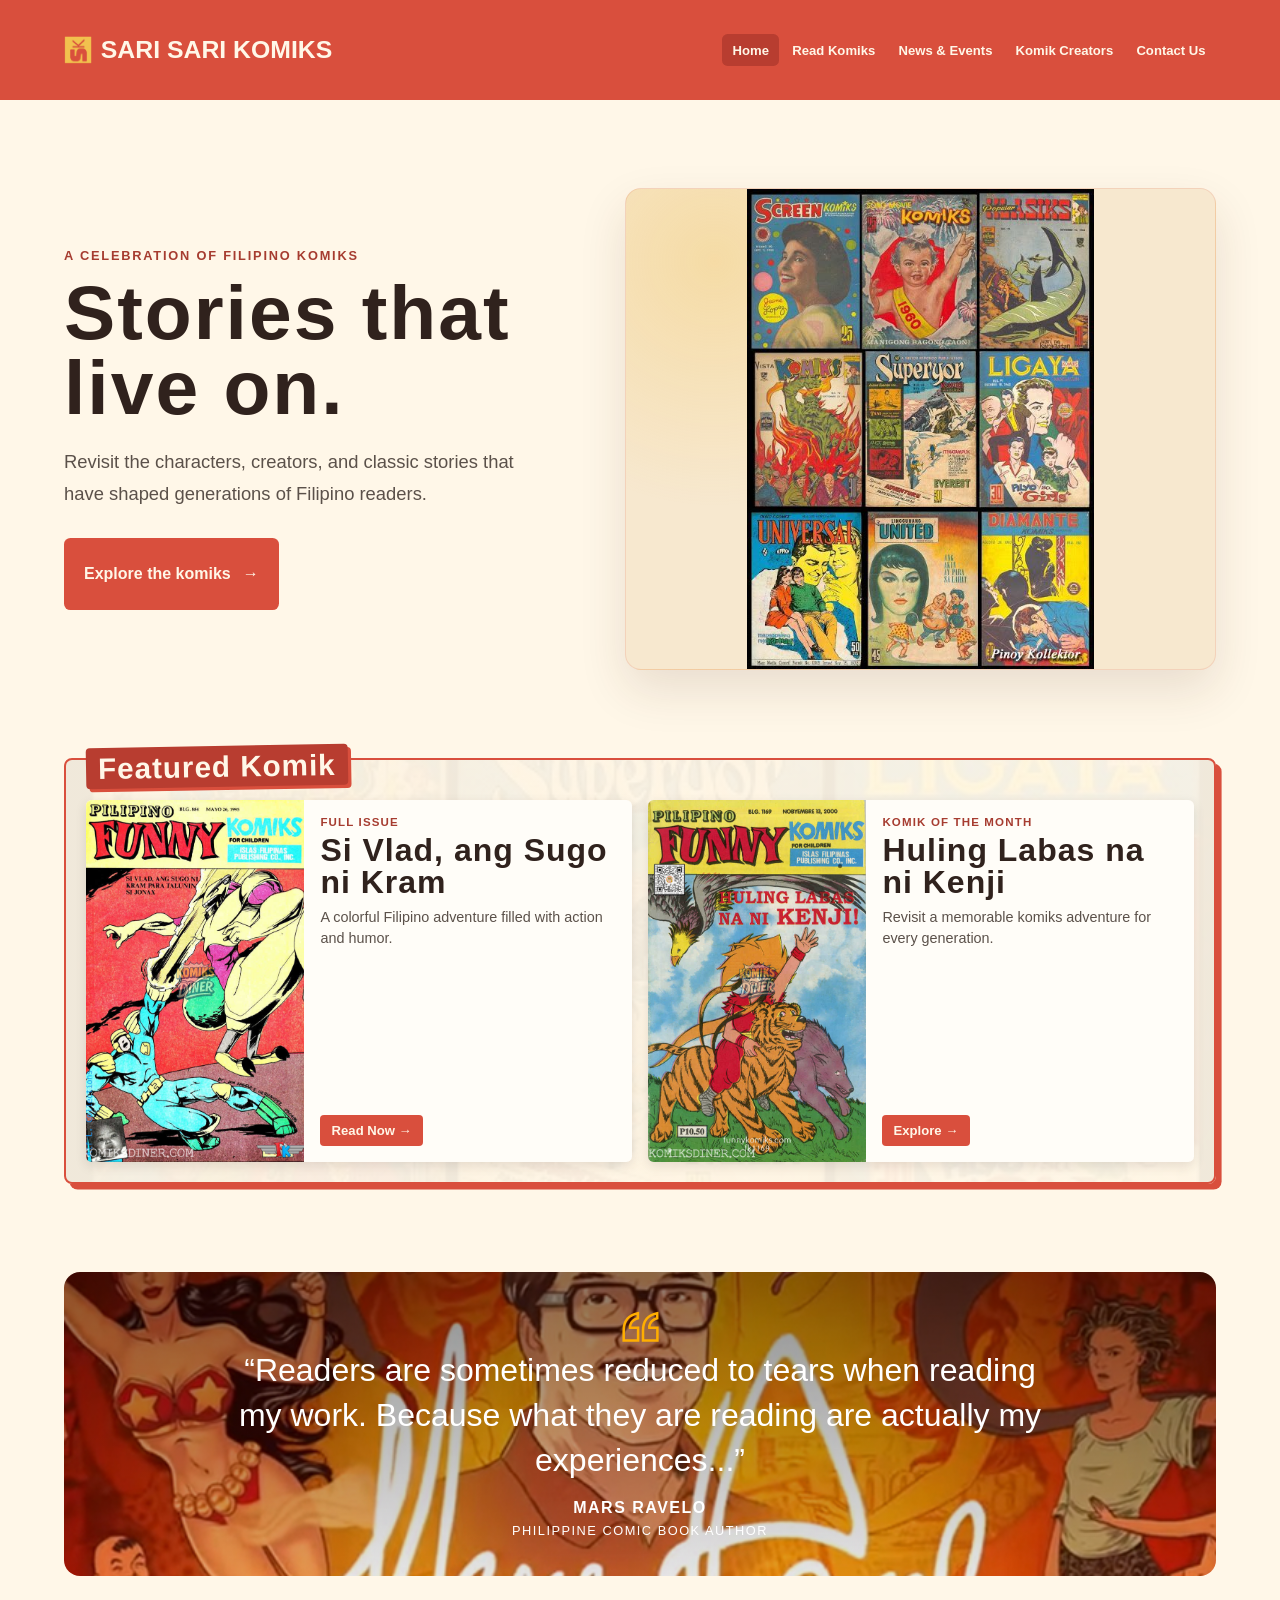
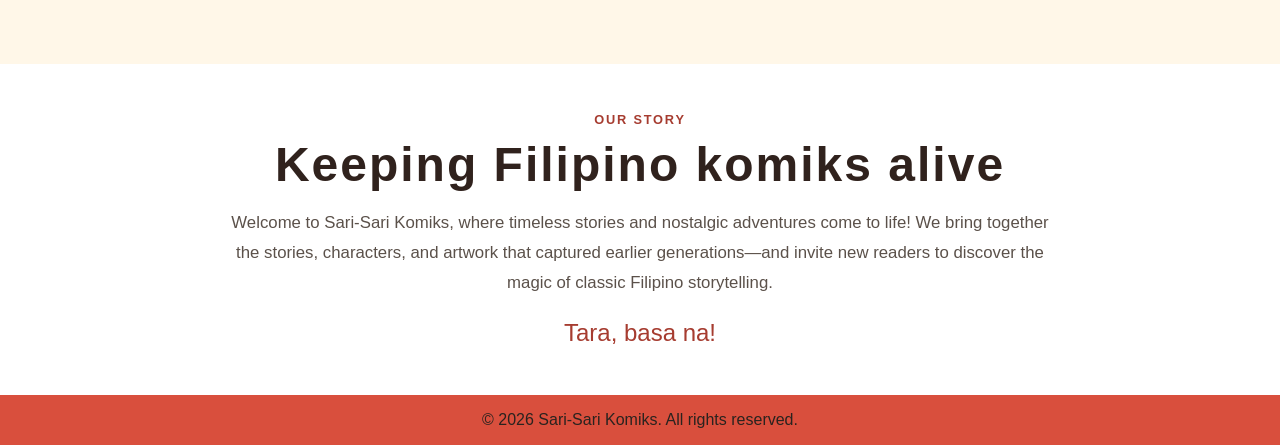
<file: index.html>
<!doctype html>
<html class="no-js" lang="en">
  <head>
    <meta charset="utf-8" />
    <meta name="viewport" content="width=device-width, initial-scale=1.0" />
    <meta
      name="description"
      content="Discover classic Filipino komiks, celebrated creators, and stories that live on at Sari-Sari Komiks."
    />
    <title>Sari-Sari Komiks | Filipino Komiks Heritage</title>
    <link
      rel="stylesheet"
      href="https://dhbhdrzi4tiry.cloudfront.net/cdn/sites/foundation.min.css"
    />
    <link rel="stylesheet" href="css/styles.css" />
  </head>
  <body>
    <nav class="site-header" aria-label="Main navigation">
      <div class="site-header-branding">
        <img src="images/logo.png" alt="Logo" class="logo" />
        <h1 class="site-header-title">SARI SARI KOMIKS</h1>
      </div>
      <ul class="desktop-nav" aria-label="Primary navigation">
        <li><a href="index.html" aria-current="page">Home</a></li>
        <li><a href="comic.html">Read Komiks</a></li>
        <li><a href="news.html">News &amp; Events</a></li>
        <li><a href="creators.html">Komik Creators</a></li>
        <li><a href="contact.html">Contact Us</a></li>
      </ul>
    </nav>

    <main>
      <div class="home-main">
        <section class="home-hero" aria-labelledby="home-hero-title">
        <div class="home-hero-copy">
          <p class="home-eyebrow">A celebration of Filipino komiks</p>
          <h2 id="home-hero-title">Stories that live on.</h2>
          <p>
            Revisit the characters, creators, and classic stories that have
            shaped generations of Filipino readers.
          </p>
          <a class="home-button" href="comic.html">
            Explore the komiks <span aria-hidden="true">&rarr;</span>
          </a>
        </div>
        <div class="home-hero-art">
          <img
            src="images/header%20img.jfif"
            alt="Colorful Filipino komiks artwork"
          />
        </div>
        </section>

        <section class="featured-komiks" aria-labelledby="featured-komiks-title">
        <div class="featured-komiks-heading">
          <p class="home-eyebrow">Selected from the collection</p>
          <h2 id="featured-komiks-title">Featured Komik</h2>
        </div>
        <div class="featured-komiks-grid">
          <article class="featured-komik-card">
            <img src="images/1.jpg" alt="Pilipino Funny Komiks issue featuring Si Vlad" />
            <div class="featured-komik-copy">
              <p class="featured-komik-type">Full Issue</p>
              <h3>Si Vlad, ang Sugo ni Kram</h3>
              <p>A colorful Filipino adventure filled with action and humor.</p>
              <a class="featured-komik-link" href="comic.html">Read Now <span aria-hidden="true">&rarr;</span></a>
            </div>
          </article>
          <article class="featured-komik-card">
            <img src="images/2.jpg" alt="Pilipino Funny Komiks issue featuring Huling Labas na ni Kenji" />
            <div class="featured-komik-copy">
              <p class="featured-komik-type">Komik of the Month</p>
              <h3>Huling Labas na ni Kenji</h3>
              <p>Revisit a memorable komiks adventure for every generation.</p>
              <a class="featured-komik-link" href="comic.html">Explore <span aria-hidden="true">&rarr;</span></a>
            </div>
          </article>
        </div>
        </section>

        <section class="full-width-testimonial" aria-label="A quote from Mars Ravelo">
        <div class="full-width-testimonial-section">
          <div class="full-width-testimonial-icon text-center">
            <svg
              version="1.1"
              id="quote-mark"
              xmlns="http://www.w3.org/2000/svg"
              xmlns:xlink="http://www.w3.org/1999/xlink"
              x="0px"
              y="0px"
              width="41px"
              height="34px"
              viewBox="-235 240 41 34"
              style="enable-background: new -235 240 41 34"
              xml:space="preserve"
              aria-hidden="true"
            >
              <path
                class="quote-path"
                d="M-231.3,260.4c0-5,1.3-8.8,3.7-11.7c2.4-2.8,6-4.6,10.5-5.5v5c-3.5,1-6,2.8-7.1,5.5c-0.7,1.4-0.9,2.8-0.8,4
              h8.1v12.8h-14.4V260.4z"
              />
              <path
                class="quote-path"
                d="M-212,260.4c0-5,1.3-8.8,3.7-11.7c2.4-2.8,6-4.6,10.5-5.5v5c-3.5,1-6,2.8-7.1,5.5c-0.7,1.4-0.9,2.8-0.8,4h8.1
              v12.8H-212V260.4z"
              />
            </svg>
          </div>
          <div class="full-width-testimonial-content">
            <h5 class="full-width-testimonial-text">
              “Readers are sometimes reduced to tears when reading my work.
              Because what they are reading are actually my experiences...”
            </h5>
            <p class="full-width-testimonial-source">Mars Ravelo</p>
            <span class="full-width-testimonial-source-context"
              >Philippine comic book author</span
            >
          </div>
        </div>
        </section>
      </div>

      <section class="home-about" aria-labelledby="home-about-title">
        <div class="home-about-content">
          <p class="home-eyebrow">Our story</p>
          <h2 id="home-about-title">Keeping Filipino komiks alive</h2>
          <p>
            Welcome to Sari-Sari Komiks, where timeless stories and nostalgic
            adventures come to life! We bring together the stories, characters,
            and artwork that captured earlier generations—and invite new readers
            to discover the magic of classic Filipino storytelling.
          </p>
          <p class="home-about-signoff">Tara, basa na!</p>
        </div>
      </section>
    </main>

    <script src="https://code.jquery.com/jquery-2.1.4.min.js"></script>
    <script src="https://dhbhdrzi4tiry.cloudfront.net/cdn/sites/foundation.js"></script>
    <script src="js/index.js"></script>
    <script>
      $(document).foundation();
    </script>
    <footer class="site-footer">
      <p>&copy; 2026 Sari-Sari Komiks. All rights reserved.</p>
    </footer>
  </body>
</html>
</file>
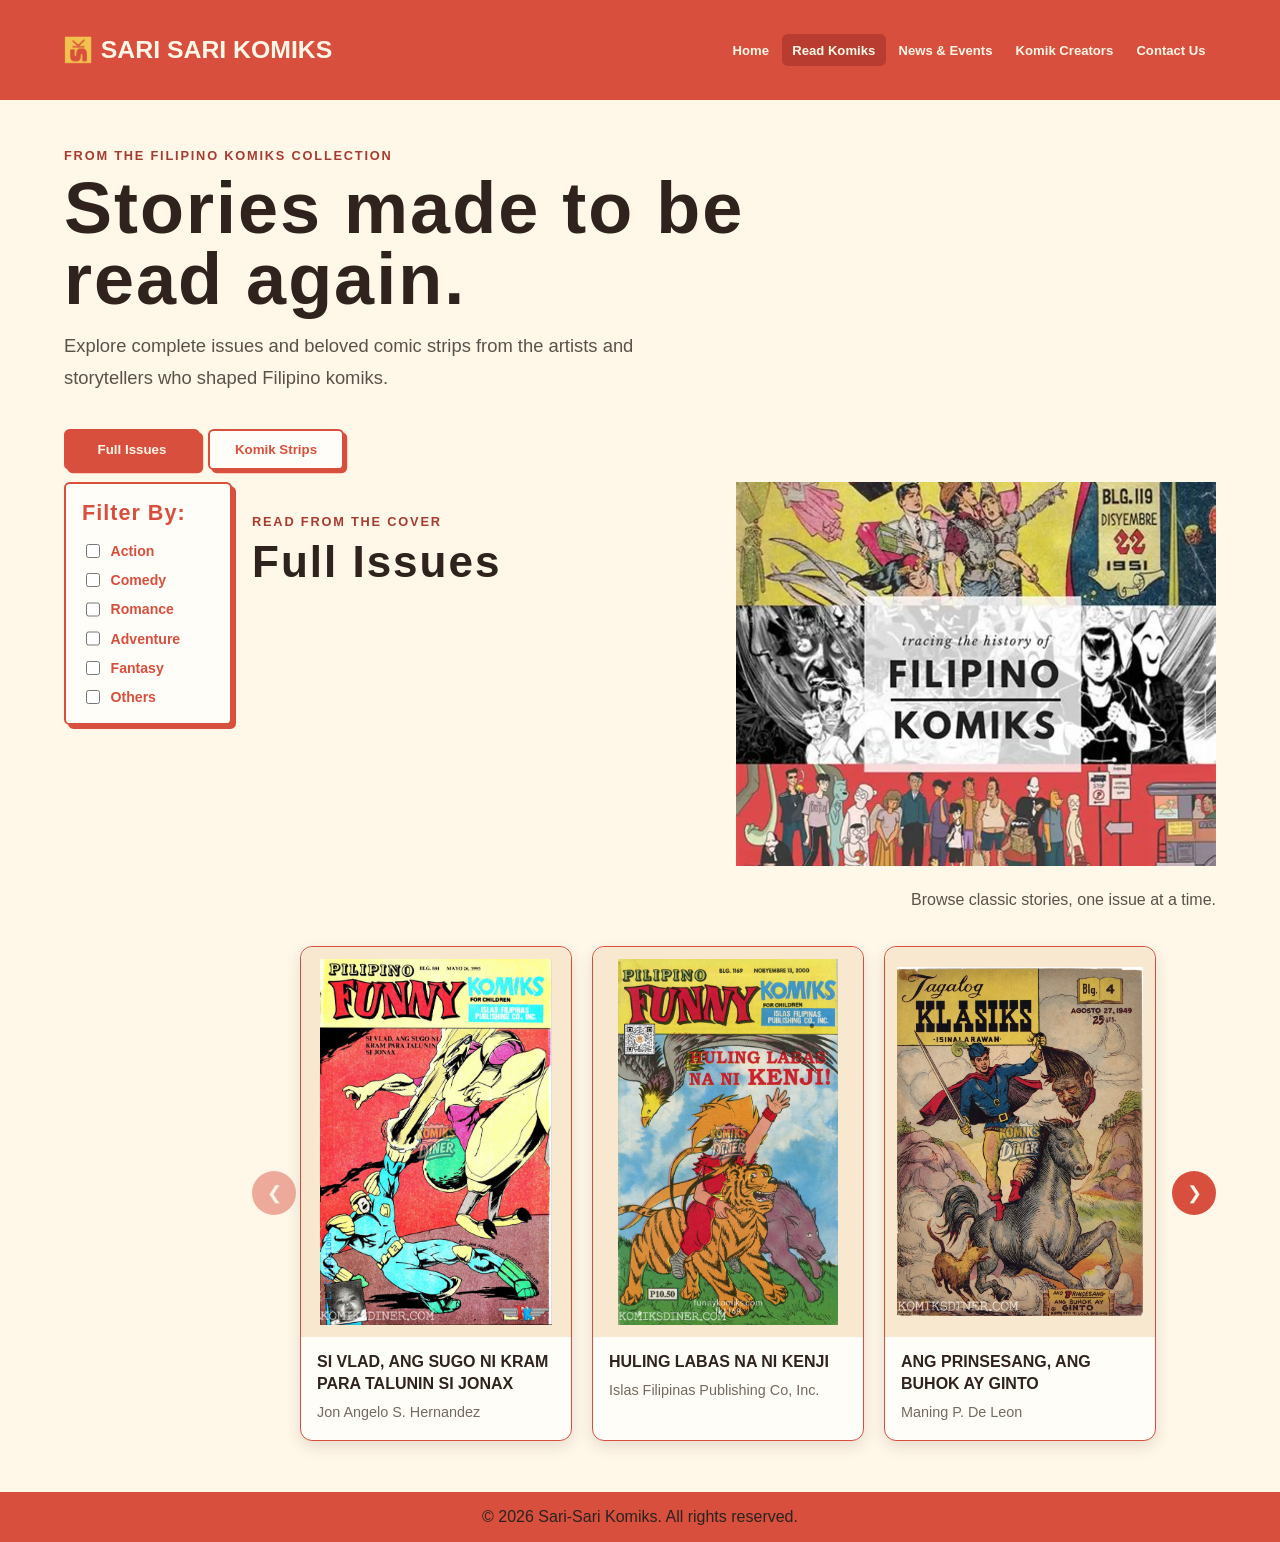
<file: comic.html>
<!doctype html>
<html class="no-js" lang="en">
  <head>
    <meta charset="utf-8" />
    <meta name="viewport" content="width=device-width, initial-scale=1.0" />
    <meta
      name="description"
      content="Browse classic Filipino komik full issues and strips at Sari-Sari Komiks."
    />
    <title>Read Komiks | Sari-Sari Komiks</title>
    <link
      rel="stylesheet"
      href="https://dhbhdrzi4tiry.cloudfront.net/cdn/sites/foundation.min.css"
    />
    <link rel="stylesheet" href="css/comic.css" />
  </head>
  <body>
    <nav class="site-header" aria-label="Main navigation">
      <div class="site-header-branding">
        <img src="images/logo.png" alt="Logo" class="logo" />
        <h1 class="site-header-title">SARI SARI KOMIKS</h1>
      </div>
      <ul class="desktop-nav" aria-label="Primary navigation">
        <li><a href="index.html">Home</a></li>
        <li><a href="comic.html" aria-current="page">Read Komiks</a></li>
        <li><a href="news.html">News &amp; Events</a></li>
        <li><a href="creators.html">Komik Creators</a></li>
        <li><a href="contact.html">Contact Us</a></li>
      </ul>
    </nav>

    <main class="comic-page">
      <header class="comic-intro">
        <p class="comic-eyebrow">From the Filipino komiks collection</p>
        <h2>Stories made to be read again.</h2>
        <p>
          Explore complete issues and beloved comic strips from the artists and
          storytellers who shaped Filipino komiks.
        </p>
      </header>

      <div class="comic-controls" aria-label="Comic collection controls">
        <div class="comic-view-buttons" role="tablist" aria-label="Comic type">
          <button class="comic-view-button is-active" type="button" role="tab" aria-selected="true" data-comic-view="issues">
            Full Issues
          </button>
          <button class="comic-view-button" type="button" role="tab" aria-selected="false" data-comic-view="strips">
            Komik Strips
          </button>
        </div>
      </div>

      <div class="comic-library">
        <aside class="comic-filter" aria-labelledby="comic-filter-heading">
          <h2 id="comic-filter-heading">Filter By:</h2>
          <label><input type="checkbox" value="Action" /> Action</label>
          <label><input type="checkbox" value="Comedy" /> Comedy</label>
          <label><input type="checkbox" value="Romance" /> Romance</label>
          <label><input type="checkbox" value="Adventure" /> Adventure</label>
          <label><input type="checkbox" value="Fantasy" /> Fantasy</label>
          <label><input type="checkbox" value="Others" /> Others</label>
        </aside>

        <div class="comic-library-content">
      <section class="comic-section" data-comic-type="issues" aria-labelledby="full-issues-heading">
        <div class="comic-section-header">
          <div>
            <p class="comic-eyebrow">Read from the cover</p>
            <h2 id="full-issues-heading">Full Issues</h2>
          </div>
          <div class="comic-section-aside">
            <img
              src="images/OIP%20(2).webp"
              alt="Filipino komiks artwork"
              class="comic-section-picture"
            />
            <p>Browse classic stories, one issue at a time.</p>
          </div>
        </div>
        <div class="comic-carousel" data-comic-carousel>
          <button
            class="comic-carousel-button"
            type="button"
            data-carousel-previous
            aria-label="Show previous full issues"
          >
            &#10094;
          </button>
          <div class="comic-gallery comic-gallery-full-issues">
            <figure data-category="Action Comedy Fantasy">
              <img
                src="images/1.jpg"
                alt="Si Vlad, ang Sugo ni Kram para Talunin si Jonax"
                class="Comics-pic"
              />
              <figcaption>
                <a
                  href="https://komiksdiner.com/archives/komiks/issues/post/index.php?id=pilipino-funny-komiks-blg-884#lg=1&slide=0"
                  target="_blank"
                  rel="noopener noreferrer"
                >
                  SI VLAD, ANG SUGO NI KRAM PARA TALUNIN SI JONAX
                </a>
                <br />
                <p>Jon Angelo S. Hernandez</p>
              </figcaption>
            </figure>
            <figure data-category="Adventure Comedy Fantasy">
              <img
                src="images/2.jpg"
                alt="Huling Labas na ni Kenji"
                class="Comics-pic"
              />
              <figcaption>
                <a
                  href="https://komiksdiner.com/archives/komiks/issues/post/index.php?id=pilipino-funny-komiks-blg-1169#lg=1&slide=0"
                  target="_blank"
                  rel="noopener noreferrer"
                >
                  HULING LABAS NA NI KENJI
                </a>
                <br />
                <p>Islas Filipinas Publishing Co, Inc.</p>
              </figcaption>
            </figure>
            <figure data-category="Romance Fantasy">
              <img
                src="images/3.jpg"
                alt="Ang Prinsesang, ang Buhok ay Ginto"
                class="Comics-pic"
              />
              <figcaption>
                <a
                  href="https://komiksdiner.com/archives/komiks/issues/post/index.php?id=tagalog-klasiks-blg-4#lg=1&slide=0"
                  target="_blank"
                  rel="noopener noreferrer"
                >
                  ANG PRINSESANG, ANG BUHOK AY GINTO
                </a>
                <br />
                <p>Maning P. De Leon</p>
              </figcaption>
            </figure>
            <figure data-category="Others">
              <img src="images/4.jpg" alt="Payaso" class="Comics-pic" />
              <figcaption>
                <a
                  href="https://komiksdiner.com/archives/komiks/issues/post/index.php?id=tagalog-klasiks-blg-109#lg=1&slide=0"
                  target="_blank"
                  rel="noopener noreferrer"
                >
                  PAYASO
                </a>
                <br />
                <p>Noly Panaligan</p>
              </figcaption>
            </figure>
          </div>
          <button
            class="comic-carousel-button"
            type="button"
            data-carousel-next
            aria-label="Show next full issues"
          >
            &#10095;
          </button>
        </div>
      </section>

      <section class="comic-section" data-comic-type="strips" aria-labelledby="comic-strips-heading" hidden>
        <div class="comic-section-header">
          <div>
            <p class="comic-eyebrow">A page of fun</p>
            <h2 id="comic-strips-heading">Komik Strips</h2>
          </div>
          <div class="comic-section-aside">
            <img
              src="images/OIP%20(2).webp"
              alt="Filipino komiks artwork"
              class="comic-section-picture"
            />
            <p>Enjoy familiar characters in short-form adventures.</p>
          </div>
        </div>
        <div class="comic-carousel" data-comic-carousel>
          <button
            class="comic-carousel-button"
            type="button"
            data-carousel-previous
            aria-label="Show previous komik strips"
          >
            &#10094;
          </button>
          <div class="comic-gallery comic-gallery-strips">
            <figure data-category="Comedy">
              <img
                src="images/5.jpg"
                alt="Featured comic 5"
                class="Comics-pic"
              />
              <figcaption>
                <a
                  href="https://komiksdiner.com/archives/komiks/strips/asiong-aksaya#lg=1&slide=0"
                  target="_blank"
                  rel="noopener noreferrer"
                >
                  ASIONG AKSAYA
                </a>
                <br />
                <p>Larry Alcala</p>
              </figcaption>
            </figure>
            <figure data-category="Comedy Adventure">
              <img
                src="images/6.jpg"
                alt="Featured comic 6"
                class="Comics-pic"
              />
              <figcaption>
                <a
                  href="https://komiksdiner.com/archives/komiks/strips/barok#lg=1&slide=0"
                  target="_blank"
                  rel="noopener noreferrer"
                >
                  BAROK
                </a>

                <br />
                <p>Polly and Bert</p>
              </figcaption>
            </figure>
            <figure data-category="Comedy Others">
              <img
                src="images/7.jpg"
                alt="Featured comic 7"
                class="Comics-pic"
              />
              <figcaption>
                <a
                  href="https://komiksdiner.com/archives/komiks/strips/compilation-1#lg=1&slide=0"
                  target="_blank"
                  rel="noopener noreferrer"
                >
                  NALUMA
                </a>
                <br />
                <p>Bert R. Sarile</p>
              </figcaption>
            </figure>
            <figure data-category="Comedy Adventure">
              <img
                src="images/8.jpg"
                alt="Featured comic 8"
                class="Comics-pic"
              />
              <figcaption>
                <a
                  href="https://komiksdiner.com/archives/komiks/strips/boogie#lg=1&slide=0"
                  target="_blank"
                  rel="noopener noreferrer"
                >
                  BOOGIE
                </a>
                <br />
                <p>Polly and Bert</p>
              </figcaption>
            </figure>
            <figure data-category="Comedy Adventure">
              <img
                src="images/9.jpg"
                alt="Featured comic 9"
                class="Comics-pic"
              />
              <figcaption>
                <a
                  href="https://komiksdiner.com/archives/komiks/strips/dr-spongklong#lg=1&slide=0"
                  target="_blank"
                  rel="noopener noreferrer"
                >
                  DR SPONGKLONG
                </a>
                <br />
                <p>Bert R. Sarile</p>
              </figcaption>
            </figure>
          </div>
          <button
            class="comic-carousel-button"
            type="button"
            data-carousel-next
            aria-label="Show next komik strips"
          >
            &#10095;
          </button>
        </section>
        </div>
      </div>
      </main>

    <script src="https://code.jquery.com/jquery-2.1.4.min.js"></script>
    <script src="https://dhbhdrzi4tiry.cloudfront.net/cdn/sites/foundation.js"></script>
    <script src="js/index.js"></script>
    <script>
      $(document).foundation();
    </script>
    <footer class="site-footer">
      <p>&copy; 2026 Sari-Sari Komiks. All rights reserved.</p>
    </footer>
  </body>
</html>
</file>
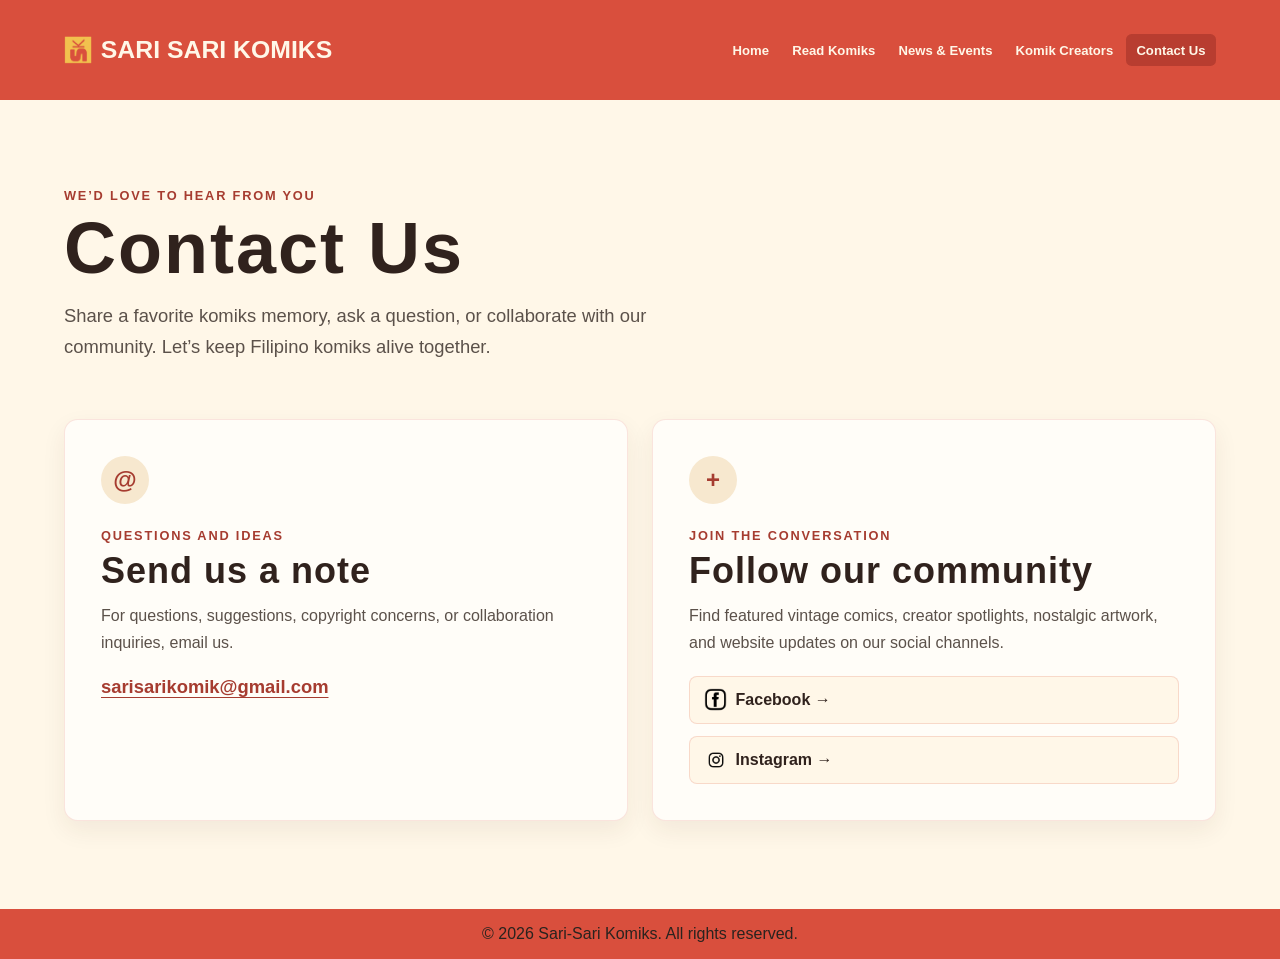
<file: contact.html>
<!doctype html>
<html class="no-js" lang="en">
  <head>
    <meta charset="utf-8" />
    <meta name="viewport" content="width=device-width, initial-scale=1.0" />
    <meta
      name="description"
      content="Get in touch with Sari-Sari Komiks and follow our Filipino komiks community."
    />
    <title>Contact | Sari-Sari Komiks</title>
    <link
      rel="stylesheet"
      href="https://dhbhdrzi4tiry.cloudfront.net/cdn/sites/foundation.min.css"
    />
    <link rel="stylesheet" href="css/contact.css" />
  </head>
  <body>
    <nav class="site-header" aria-label="Main navigation">
      <div class="site-header-branding">
        <img src="images/logo.png" alt="Logo" class="logo" />
        <h1 class="site-header-title">SARI SARI KOMIKS</h1>
      </div>
      <ul class="desktop-nav" aria-label="Primary navigation">
        <li><a href="index.html">Home</a></li>
        <li><a href="comic.html">Read Komiks</a></li>
        <li><a href="news.html">News &amp; Events</a></li>
        <li><a href="creators.html">Komik Creators</a></li>
        <li><a href="contact.html" aria-current="page">Contact Us</a></li>
      </ul>
    </nav>

    <main class="contact-page">
      <header class="contact-intro">
        <p class="contact-eyebrow">We’d love to hear from you</p>
        <h2>Contact Us</h2>
        <p>
          Share a favorite komiks memory, ask a question, or collaborate with
          our community. Let’s keep Filipino komiks alive together.
        </p>
      </header>

      <section class="contact-grid" aria-label="Ways to contact us">
        <article class="contact-card contact-email">
          <div class="contact-card-icon" aria-hidden="true">@</div>
          <p class="contact-eyebrow">Questions and ideas</p>
          <h3>Send us a note</h3>
          <p>
            For questions, suggestions, copyright concerns, or collaboration
            inquiries, email us.
          </p>
          <a
            class="contact-email-link"
            href="https://mail.google.com/mail/?view=cm&amp;fs=1&amp;to=sarisarikomik%40gmail.com"
            target="_blank"
            rel="noopener noreferrer"
          >
            sarisarikomik@gmail.com
          </a>
        </article>

        <article class="contact-card contact-community">
          <div class="contact-card-icon" aria-hidden="true">
            <span>+</span>
          </div>
          <p class="contact-eyebrow">Join the conversation</p>
          <h3>Follow our community</h3>
          <p>
            Find featured vintage comics, creator spotlights, nostalgic artwork,
            and website updates on our social channels.
          </p>
          <div class="social-links">
            <a
              class="social-link"
              href="https://www.facebook.com/share/1E6Kv88Njg/"
              target="_blank"
              rel="noopener noreferrer"
            >
              <img
                src="images/Facebook_Logo-removebg-preview.png"
                alt=""
                class="social-icon"
              />
              <span>Facebook <span aria-hidden="true">&rarr;</span></span>
            </a>
            <a
              class="social-link"
              href="https://www.instagram.com/sarisarikomiks?jplx=N3l2anQ2MTgxN3oz"
              target="_blank"
              rel="noopener noreferrer"
            >
              <img
                src="images/Instagram_Logo-removebg-preview.png"
                alt=""
                class="social-icon"
              />
              <span>Instagram <span aria-hidden="true">&rarr;</span></span>
            </a>
          </div>
        </article>
      </section>
    </main>

    <script src="https://code.jquery.com/jquery-2.1.4.min.js"></script>
    <script src="https://dhbhdrzi4tiry.cloudfront.net/cdn/sites/foundation.js"></script>
    <script src="js/index.js"></script>
    <script>
      $(document).foundation();
    </script>
    <footer class="site-footer">
      <p>&copy; 2026 Sari-Sari Komiks. All rights reserved.</p>
    </footer>
  </body>
</html>
</file>
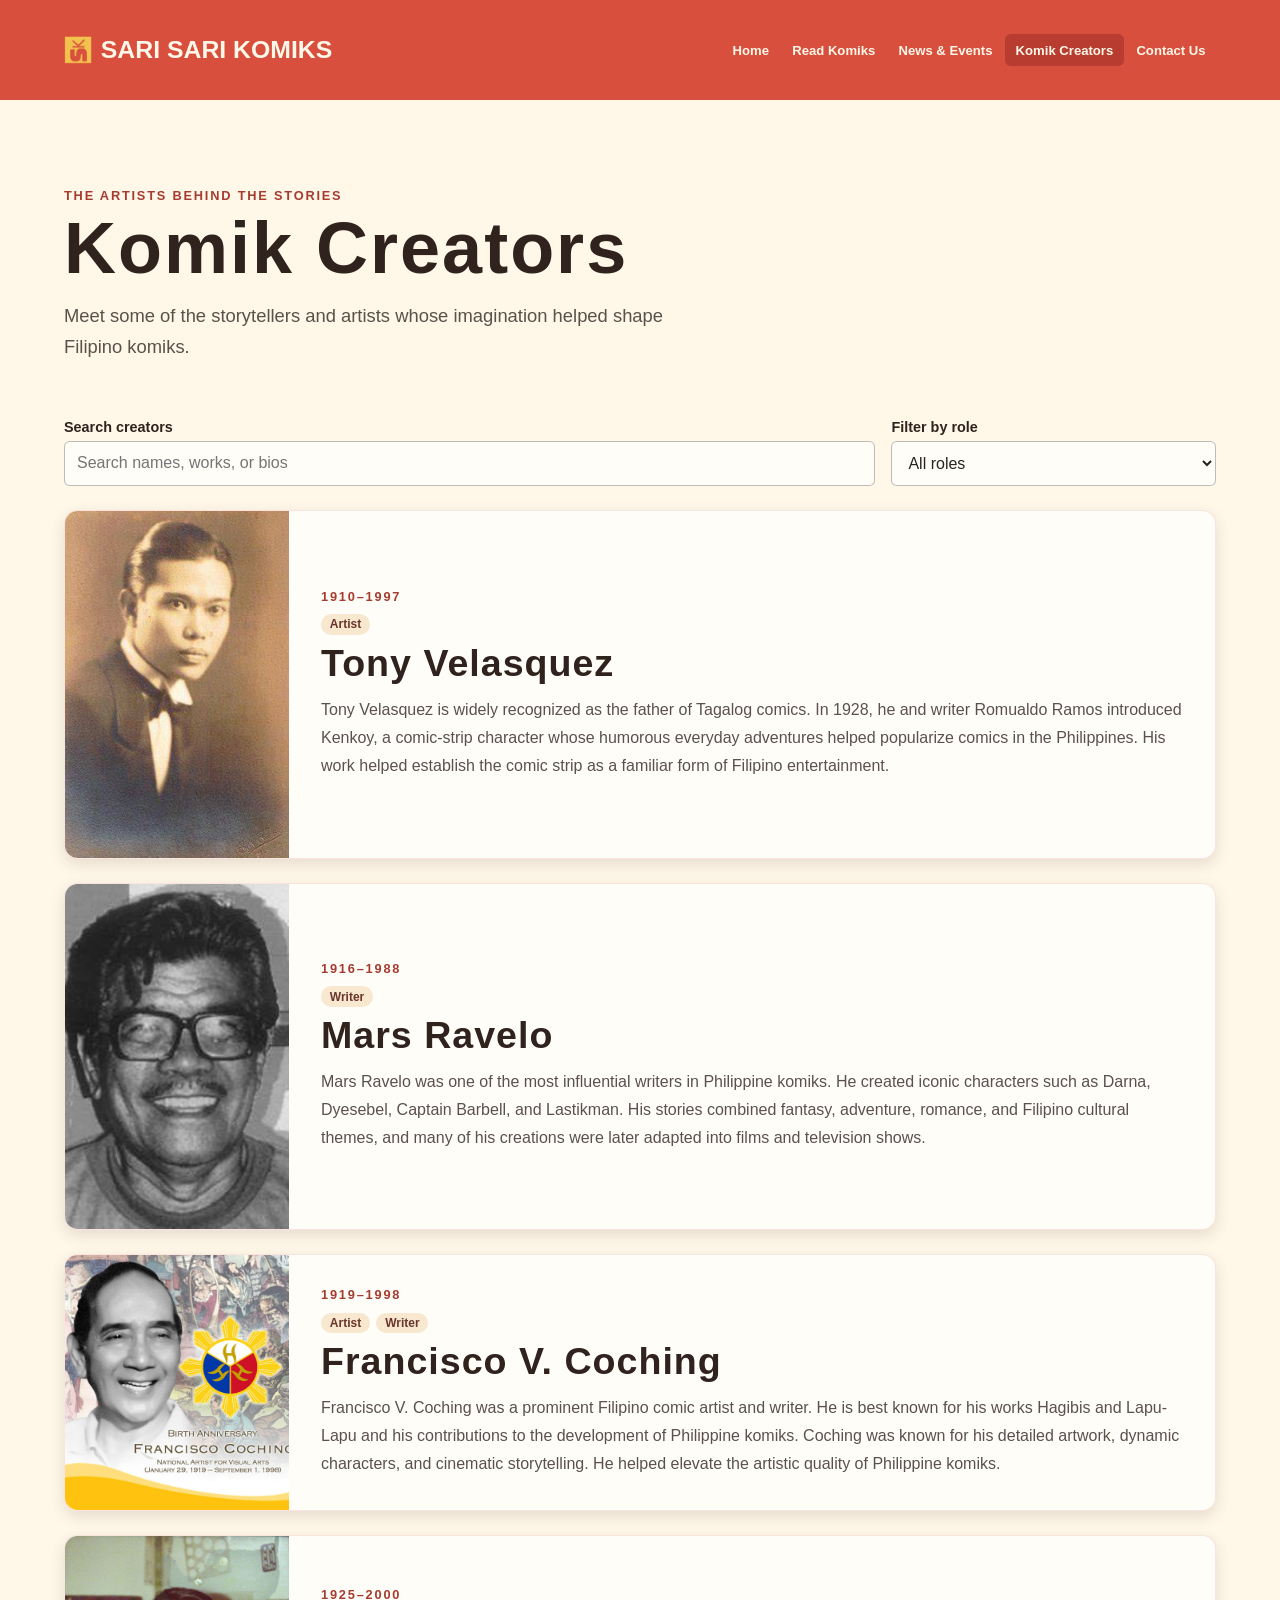
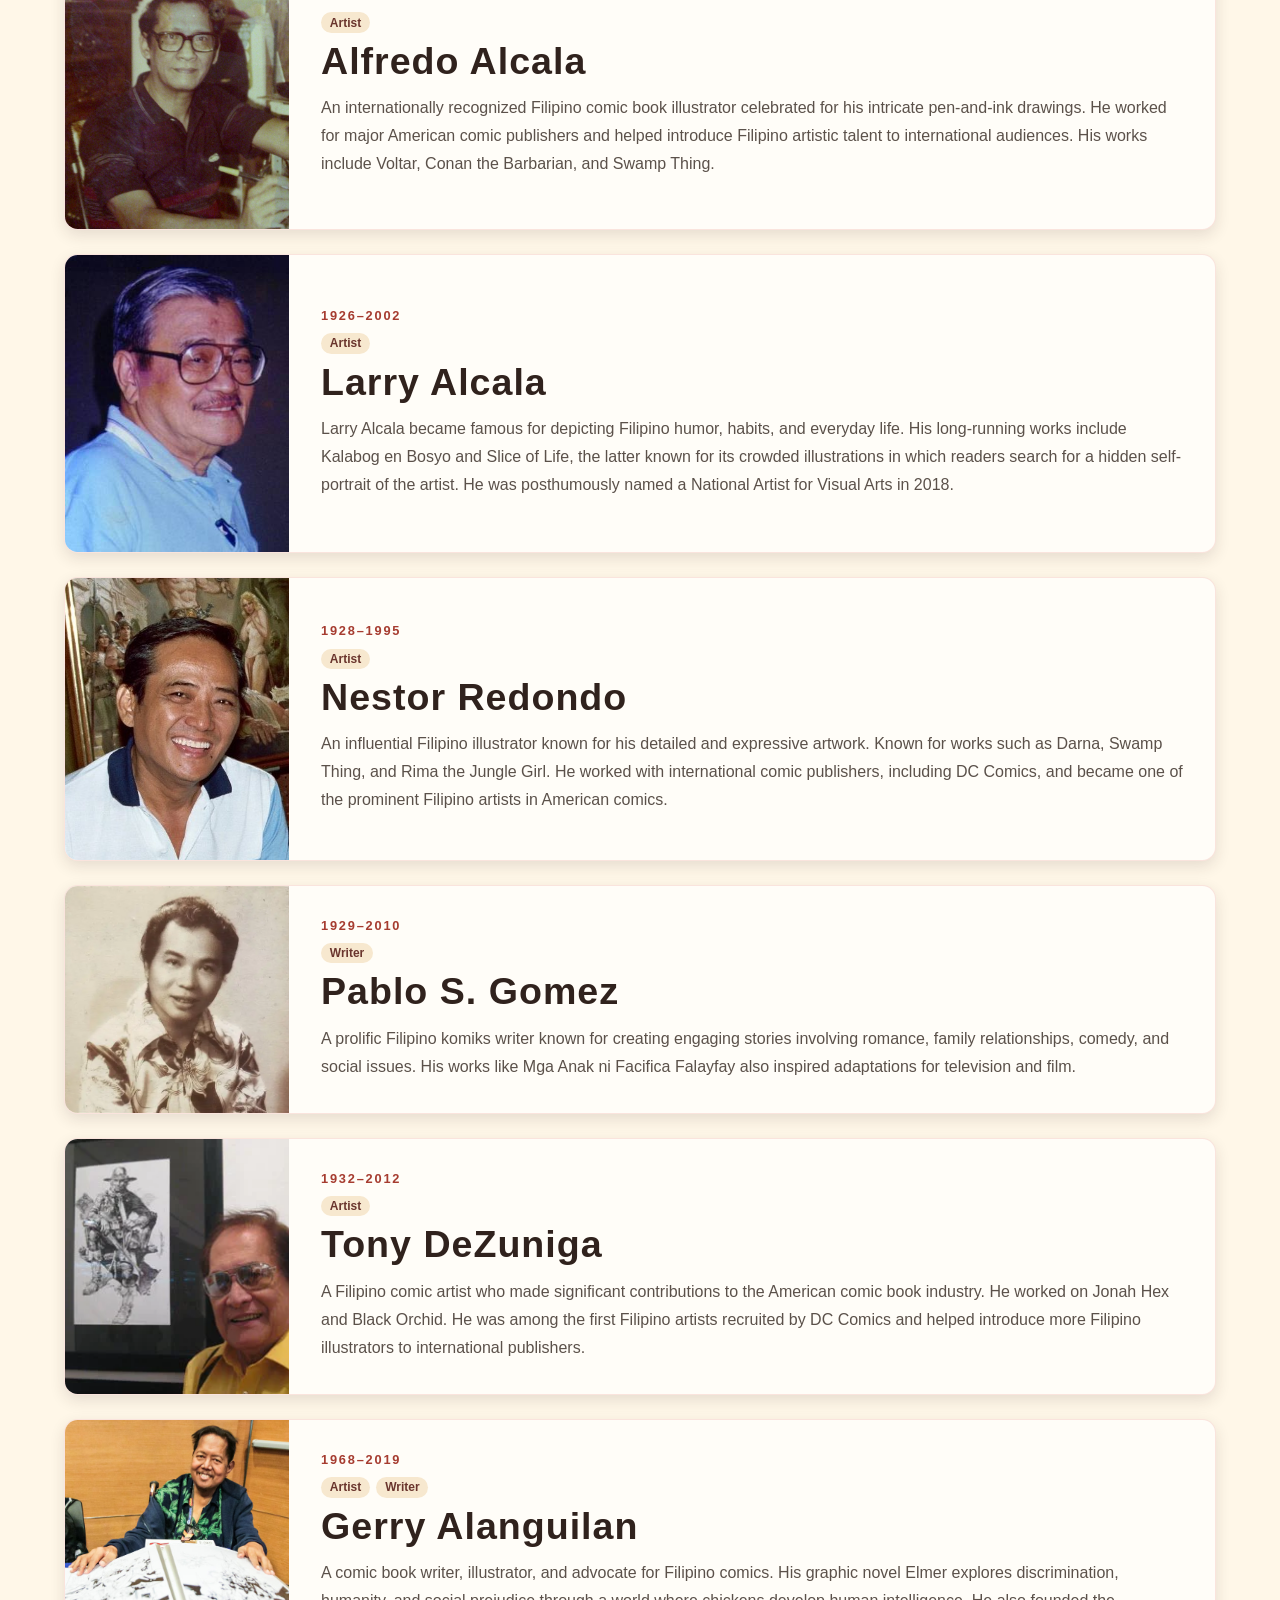
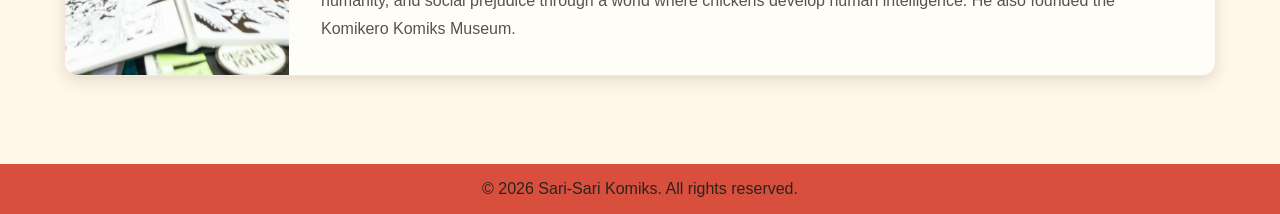
<file: creators.html>
<!doctype html>
<html class="no-js" lang="en">
  <head>
    <meta charset="utf-8" />
    <meta name="viewport" content="width=device-width, initial-scale=1.0" />
    <meta
      name="description"
      content="Meet the Filipino komiks creators whose work shaped generations of readers."
    />
    <title>Komik Creators | Sari-Sari Komiks</title>
    <link
      rel="stylesheet"
      href="https://dhbhdrzi4tiry.cloudfront.net/cdn/sites/foundation.min.css"
    />
    <link rel="stylesheet" href="css/creators.css" />
  </head>
  <body>
    <nav class="site-header" aria-label="Main navigation">
      <div class="site-header-branding">
        <img src="images/logo.png" alt="Logo" class="logo" />
        <h1 class="site-header-title">SARI SARI KOMIKS</h1>
      </div>
      <ul class="desktop-nav" aria-label="Primary navigation">
        <li><a href="index.html">Home</a></li>
        <li><a href="comic.html">Read Komiks</a></li>
        <li><a href="news.html">News &amp; Events</a></li>
        <li><a href="creators.html" aria-current="page">Komik Creators</a></li>
        <li><a href="contact.html">Contact Us</a></li>
      </ul>
    </nav>

    <main class="creators-page">
      <header class="creators-intro">
        <p class="creators-eyebrow">The artists behind the stories</p>
        <h2>Komik Creators</h2>
        <p>
          Meet some of the storytellers and artists whose imagination helped
          shape Filipino komiks.
        </p>
      </header>

      <div class="creator-tools">
        <div class="creator-search">
          <label for="creator-search">Search creators</label>
          <input
            id="creator-search"
            type="search"
            placeholder="Search names, works, or bios"
          />
        </div>
        <div class="creator-role-filter">
          <label for="creator-role-filter">Filter by role</label>
          <select id="creator-role-filter">
            <option value="all">All roles</option>
            <option value="artist">Artist</option>
            <option value="writer">Writer</option>
          </select>
        </div>
      </div>

      <section
        class="creator-list"
        aria-label="Featured Filipino komik creators"
      >
        <article class="creator-card" data-roles="artist">
          <img
            src="images/Tony Velasquez.jfif"
            alt="Tony Velasquez"
            class="Creators-pic"
          />
          <div class="creator-feature-text">
            <p class="creator-years">
              <time datetime="1910">1910</time>–<time datetime="1997"
                >1997</time
              >
            </p>
            <ul class="creator-roles" aria-label="Roles">
              <li>Artist</li>
            </ul>
            <h3>Tony Velasquez</h3>
            <p>
              Tony Velasquez is widely recognized as the father of Tagalog
              comics. In 1928, he and writer Romualdo Ramos introduced Kenkoy, a
              comic-strip character whose humorous everyday adventures helped
              popularize comics in the Philippines. His work helped establish
              the comic strip as a familiar form of Filipino entertainment.
            </p>
          </div>
        </article>

        <article class="creator-card" data-roles="writer">
          <img
            src="images/Mars Ravelo.png"
            alt="Mars Ravelo"
            class="Creators-pic"
          />
          <div class="creator-feature-text">
            <p class="creator-years">
              <time datetime="1916">1916</time>–<time datetime="1988"
                >1988</time
              >
            </p>
            <ul class="creator-roles" aria-label="Roles">
              <li>Writer</li>
            </ul>
            <h3>Mars Ravelo</h3>
            <p>
              Mars Ravelo was one of the most influential writers in Philippine
              komiks. He created iconic characters such as Darna, Dyesebel,
              Captain Barbell, and Lastikman. His stories combined fantasy,
              adventure, romance, and Filipino cultural themes, and many of his
              creations were later adapted into films and television shows.
            </p>
          </div>
        </article>

        <article class="creator-card" data-roles="artist writer">
          <img
            src="images/Francisco Coching.jpg"
            alt="Francisco V. Coching"
            class="Creators-pic"
          />
          <div class="creator-feature-text">
            <p class="creator-years">
              <time datetime="1919">1919</time>–<time datetime="1998"
                >1998</time
              >
            </p>
            <ul class="creator-roles" aria-label="Roles">
              <li>Artist</li>
              <li>Writer</li>
            </ul>
            <h3>Francisco V. Coching</h3>
            <p>
              Francisco V. Coching was a prominent Filipino comic artist and
              writer. He is best known for his works Hagibis and Lapu-Lapu and
              his contributions to the development of Philippine komiks. Coching
              was known for his detailed artwork, dynamic characters, and
              cinematic storytelling. He helped elevate the artistic quality of
              Philippine komiks.
            </p>
          </div>
        </article>

        <article class="creator-card" data-roles="artist">
          <img
            src="images/Alfredo Alcala.jfif"
            alt="Alfredo Alcala"
            class="Creators-pic"
          />
          <div class="creator-feature-text">
            <p class="creator-years">
              <time datetime="1925">1925</time>–<time datetime="2000"
                >2000</time
              >
            </p>
            <ul class="creator-roles" aria-label="Roles">
              <li>Artist</li>
            </ul>
            <h3>Alfredo Alcala</h3>
            <p>
              An internationally recognized Filipino comic book illustrator
              celebrated for his intricate pen-and-ink drawings. He worked for
              major American comic publishers and helped introduce Filipino
              artistic talent to international audiences. His works include
              Voltar, Conan the Barbarian, and Swamp Thing.
            </p>
          </div>
        </article>

        <article class="creator-card" data-roles="artist">
          <img
            src="images/Larry Alcala.jfif"
            alt="Larry Alcala"
            class="Creators-pic"
          />
          <div class="creator-feature-text">
            <p class="creator-years">
              <time datetime="1926">1926</time>–<time datetime="2002"
                >2002</time
              >
            </p>
            <ul class="creator-roles" aria-label="Roles">
              <li>Artist</li>
            </ul>
            <h3>Larry Alcala</h3>
            <p>
              Larry Alcala became famous for depicting Filipino humor, habits,
              and everyday life. His long-running works include Kalabog en Bosyo
              and Slice of Life, the latter known for its crowded illustrations
              in which readers search for a hidden self-portrait of the artist.
              He was posthumously named a National Artist for Visual Arts in
              2018.
            </p>
          </div>
        </article>
        <article class="creator-card" data-roles="artist">
          <img
            src="images/Nestor Redondo.jpg"
            alt="Nestor Redondo"
            class="Creators-pic"
          />
          <div class="creator-feature-text">
            <p class="creator-years">
              <time datetime="1928">1928</time>–<time datetime="1995"
                >1995</time
              >
            </p>
            <ul class="creator-roles" aria-label="Roles">
              <li>Artist</li>
            </ul>
            <h3>Nestor Redondo</h3>
            <p>
              An influential Filipino illustrator known for his detailed and
              expressive artwork. Known for works such as Darna, Swamp Thing,
              and Rima the Jungle Girl. He worked with international comic
              publishers, including DC Comics, and became one of the prominent
              Filipino artists in American comics.
            </p>
          </div>
        </article>
        <article class="creator-card" data-roles="writer">
          <img
            src="images/Pablo Gomez.webp"
            alt="Pablo S. Gomez"
            class="Creators-pic"
          />
          <div class="creator-feature-text">
            <p class="creator-years">
              <time datetime="1929">1929</time>–<time datetime="2010"
                >2010</time
              >
            </p>
            <ul class="creator-roles" aria-label="Roles">
              <li>Writer</li>
            </ul>
            <h3>Pablo S. Gomez</h3>
            <p>
              A prolific Filipino komiks writer known for creating engaging
              stories involving romance, family relationships, comedy, and
              social issues. His works like Mga Anak ni Facifica Falayfay also
              inspired adaptations for television and film.
            </p>
          </div>
        </article>
        <article class="creator-card" data-roles="artist">
          <img
            src="images/Tony Dezuniga.webp"
            alt="Tony DeZuniga"
            class="Creators-pic"
          />
          <div class="creator-feature-text">
            <p class="creator-years">
              <time datetime="1932">1932</time>–<time datetime="2012"
                >2012</time
              >
            </p>
            <ul class="creator-roles" aria-label="Roles">
              <li>Artist</li>
            </ul>
            <h3>Tony DeZuniga</h3>
            <p>
              A Filipino comic artist who made significant contributions to the
              American comic book industry. He worked on Jonah Hex and Black
              Orchid. He was among the first Filipino artists recruited by DC
              Comics and helped introduce more Filipino illustrators to
              international publishers.
            </p>
          </div>
        </article>
        <article class="creator-card" data-roles="artist writer">
          <img
            src="images/Gerry Alanguilan.jpg"
            alt="Gerry Alanguilan"
            class="Creators-pic"
          />
          <div class="creator-feature-text">
            <p class="creator-years">
              <time datetime="1968">1968</time>–<time datetime="2019"
                >2019</time
              >
            </p>
            <ul class="creator-roles" aria-label="Roles">
              <li>Artist</li>
              <li>Writer</li>
            </ul>
            <h3>Gerry Alanguilan</h3>
            <p>
              A comic book writer, illustrator, and advocate for Filipino
              comics. His graphic novel Elmer explores discrimination, humanity,
              and social prejudice through a world where chickens develop human
              intelligence. He also founded the Komikero Komiks Museum.
            </p>
          </div>
        </article>
      </section>
      <p class="creator-empty-state" role="status" hidden>
        No creators match your search. Try another name, work, or role.
      </p>
    </main>
    <script src="https://code.jquery.com/jquery-2.1.4.min.js"></script>
    <script src="https://dhbhdrzi4tiry.cloudfront.net/cdn/sites/foundation.js"></script>
    <script src="js/index.js"></script>
    <script>
      $(document).foundation();
    </script>
    <footer class="site-footer">
      <p>&copy; 2026 Sari-Sari Komiks. All rights reserved.</p>
    </footer>
  </body>
</html>
</file>
<file: css/styles.css>
.About {
  font-family: "Nunito", sans-serif;
  padding: 20px;
  justify-content: center;
  align-items: center;
  text-align: center;
  background-color: #fff7e8;
}

body {
  display: flex;
  flex-direction: column;
  min-height: 100vh;
  margin: 0;
  background-color: #fff7e8;
  color: #29231f;
  font-family: "Nunito", "Segoe UI", sans-serif;
}

button,
input[type="button"],
input[type="submit"],
input[type="reset"],
.button {
  background-color: #fff7e8;
  border-color: #fff7e8;
  color: #0a0a0a;
}

.full-width-testimonial {
  margin-top: 4rem;
  background:
    linear-gradient(rgba(0, 0, 0, 0.45), rgba(0, 0, 0, 0.1)),
    url("../images/Mars Ravelo quote.jpg");
  background-position: center center;
  background-size: cover;
}

.full-width-testimonial-icon .quote-path {
  fill: none;
  stroke: #ffae00;
  stroke-width: 2.5192;
  stroke-miterlimit: 10;
}

.full-width-testimonial-content,
.full-width-testimonial-icon {
  text-align: center;
}

.full-width-testimonial-section {
  padding-top: 1rem;
}

.full-width-testimonial-section .full-width-testimonial-text {
  font-weight: 300;
  color: #ffffff;
  padding-left: 30px;
  padding-right: 30px;
  margin-top: -5px;
  padding-left: 50px;
  padding-right: 50px;
  font-size: 1.5em;
}

@media print, screen and (min-width: 40em) {
  .full-width-testimonial-section .full-width-testimonial-text {
    padding-left: 100px;
    padding-right: 100px;
  }
}

@media print, screen and (min-width: 64em) {
  .full-width-testimonial-section .full-width-testimonial-text {
    padding-left: 180px;
    padding-right: 180px;
    font-size: 1.8em;
  }
}

@media screen and (min-width: 75em) {
  .full-width-testimonial-section .full-width-testimonial-text {
    padding-left: 300px;
    padding-right: 300px;
  }
}

.full-width-testimonial-section .full-width-testimonial-source {
  font-size: 1.2em;
  font-weight: 600;
  color: #ffffff;
  text-transform: uppercase;
  letter-spacing: 1.5px;
  padding-bottom: 0;
  margin-bottom: 0.2em;
  font-size: 1em;
}

.full-width-testimonial-section .full-width-testimonial-source-context {
  display: block;
  font-size: 0.9em;
  font-weight: 500;
  color: #ffffff;
  text-transform: uppercase;
  letter-spacing: 1.5px;
  font-size: 0.8em;
}

.full-width-testimonial-section .slick-slider {
  margin-bottom: 0px;
}

.full-width-testimonial-text,
.full-width-testimonial-content,
.full-width-testimonial-source,
.full-width-testimonial-icon {
  padding-bottom: 0.75rem;
}

.full-width-testimonial-content {
  width: 100%;
}

.hero-section {
  background: url("../images/header img.jfif") 50% no-repeat;
  background-size: cover;
  height: 60vh;
  text-align: center;
  display: -webkit-flex;
  display: -ms-flexbox;
  display: flex;
  -webkit-align-items: center;
  -ms-flex-align: center;
  align-items: center;
  -webkit-justify-content: center;
  -ms-flex-pack: center;
  justify-content: center;
}

.hero-section .hero-section-text {
  color: #fefefe;
  text-shadow: 1px 1px 2px #0a0a0a;
}

.img1 {
  display: flex;
  justify-content: center;
  align-items: center;
  padding: 20px;
  background-color: #fff7e8;
}

.overlay-nav-menu-toggle {
  position: relative;
  display: block;
  width: 3rem;
  height: 3rem;
  font-size: 0;
  z-index: 5000;
  top: -0.5rem;
  left: 1.5rem;
  background:
    linear-gradient(#fff7e8 0 0) center 12px / 28px 3px no-repeat,
    linear-gradient(#fff7e8 0 0) center 20px / 28px 3px no-repeat,
    linear-gradient(#fff7e8 0 0) center 28px / 28px 3px no-repeat;
  transition: background 0.4s ease-in-out;
}

.overlay-nav-menu-toggle:hover {
  opacity: 0.7;
}

.overlay-nav-menu {
  position: fixed;
  z-index: 1000;
  top: 0;
  left: 0;
  bottom: 0;
  right: auto;
  width: 50%;
  box-sizing: border-box;
  margin: 0;
  display: -webkit-flex;
  display: -ms-flexbox;
  display: flex;
  -webkit-flex-direction: column;
  -ms-flex-direction: column;
  flex-direction: column;
  -webkit-justify-content: center;
  -ms-flex-pack: center;
  justify-content: center;
  opacity: 0;
  list-style: none;
  background: #f2c14e;
  background-size: cover;
  text-align: center;
  -webkit-transform: translateX(-100%) rotateX(40deg);
  transform: translateX(-100%) rotateX(40deg);
  transition: all 400ms cubic-bezier(1, -0.4, 0.44, 0.985);
}

.overlay-nav-menu li {
  font-size: 1.5rem;
}

.overlay-nav-menu a {
  display: block;
  font-family: "Bangers", sans-serif;
  color: #fefefe;
  height: 6.25rem;
  line-height: 6.25rem;
  letter-spacing: 0.05rem;
  border-bottom: 1px solid rgba(254, 254, 254, 0.5);
  text-decoration: none;
}

.overlay-nav-menu a:hover {
  background-color: rgba(254, 254, 254, 0.6);
  color: #0a0a0a;
}

.overlay-nav-menu.is-open {
  top: 0;
  opacity: 1;
  -webkit-transform: perspective(200px) translateX(0) rotateX(0);
  transform: perspective(200px) translateX(0) rotateX(0);
}

.overlay-nav-menu.is-open ~ .overlay-nav-menu-toggle {
  display: inline-block;
  background:
    linear-gradient(45deg, transparent 46%, #fff7e8 47% 53%, transparent 54%)
      center / 28px 28px no-repeat,
    linear-gradient(-45deg, transparent 46%, #fff7e8 47% 53%, transparent 54%)
      center / 28px 28px no-repeat;
}

.site-header {
  position: relative;
  display: flex;
  align-items: center;
  min-height: 6.25rem;
  background-color: #d94f3d;
}

.site-header-branding {
  position: relative;
  left: auto;
  margin-left: max(1.25rem, calc((100% - 72rem) / 2));
  display: flex;
  flex-direction: column;
  align-items: center;
  gap: 0.25rem;
  transform: none;
}

.site-header .logo {
  width: 2rem;
  height: 2rem;
  object-fit: contain;
}

.site-header-title {
  margin: 0;
  color: #fff7e8;
  font-family: "Bangers", sans-serif;
  font-size: 2rem;
  line-height: 1;
  text-align: center;
  white-space: nowrap;
  font-size: clamp(1.25rem, 5vw, 2rem);
}

.desktop-nav {
  display: flex;
  align-items: center;
  gap: 0.15rem;
  margin: 0 max(1.25rem, calc((100% - 72rem) / 2)) 0 auto;
  padding: 0;
  list-style: none;
}

.desktop-nav a {
  display: block;
  padding: 0.55rem 0.65rem;
  color: #fff7e8;
  font-size: 0.82rem;
  font-weight: 800;
  text-decoration: none;
  border-radius: 0.35rem;
  white-space: nowrap;
  transition: background-color 160ms ease;
}

.desktop-nav a:hover,
.desktop-nav a[aria-current="page"] {
  background-color: #b83d30;
  color: #fff7e8;
}

.site-footer {
  box-sizing: border-box;
  width: 100%;
  margin-top: auto;
  padding: 1rem;
  background-color: #d94f3d;
  text-align: center;
  font-family: "Nunito", sans-serif;
  font-size: 1rem;
}

.site-footer p {
  margin: 0;
}

.home-main {
  width: min(100% - 2rem, 72rem);
  margin: 0 auto;
}

.home-hero {
  display: grid;
  grid-template-columns: minmax(0, 0.9fr) minmax(0, 1.1fr);
  align-items: center;
  gap: clamp(2rem, 6vw, 5rem);
  padding: clamp(2.5rem, 7vw, 5.5rem) 0;
}

.home-hero-copy {
  max-width: 34rem;
}

.home-eyebrow {
  margin: 0 0 0.75rem;
  color: #a63c30;
  font-size: 0.8rem;
  font-weight: 800;
  letter-spacing: 0.14em;
  text-transform: uppercase;
}

.home-hero h2,
.home-about h2 {
  margin: 0;
  color: #30221d;
  font-family: "Bangers", "Trebuchet MS", sans-serif;
  font-size: clamp(2.75rem, 6vw, 5rem);
  font-weight: 700;
  line-height: 0.98;
  letter-spacing: 2px;
}

.home-hero-copy > p:not(.home-eyebrow) {
  max-width: 32rem;
  margin: 1.25rem 0 1.75rem;
  color: #5b514a;
  font-size: clamp(1rem, 1.5vw, 1.15rem);
  line-height: 1.75;
}

.home-button {
  display: inline-flex;
  align-items: center;
  gap: 0.75rem;
  min-height: 3rem;
  padding: 0.75rem 1.25rem;
  border-radius: 0.4rem;
  background-color: #d94f3d;
  color: #fff7e8;
  font-weight: 700;
  text-decoration: none;
  transition:
    background-color 160ms ease,
    transform 160ms ease;
}

.home-button:hover {
  transform: translateY(-2px);
  background-color: #b83d30;
  color: #fff7e8;
}

.home-button:focus-visible {
  outline: 3px solid #30221d;
  outline-offset: 3px;
}

.featured-komiks {
  margin: 0 0 clamp(3rem, 7vw, 5.5rem);
  padding: 1.25rem;
  border: 2px solid #d94f3d;
  border-radius: 0.5rem;
  background:
    linear-gradient(rgba(255, 247, 232, 0.94), rgba(255, 247, 232, 0.94)),
    url("../images/header%20img.jfif") center / cover;
  box-shadow: 0.35rem 0.35rem 0 #d94f3d;
}

.featured-komiks-heading {
  display: flex;
  align-items: baseline;
  gap: 1rem;
  margin: -2.15rem 0 0.85rem;
}

.featured-komiks-heading .home-eyebrow {
  display: none;
}

.featured-komiks-heading h2 {
  margin: 0;
  padding: 0.35rem 0.75rem;
  border-radius: 0.25rem;
  background-color: #b83d30;
  color: #fff7e8;
  font-family: "Bangers", "Trebuchet MS", sans-serif;
  font-size: clamp(1.35rem, 3vw, 1.85rem);
  letter-spacing: 1px;
  line-height: 1;
  box-shadow: 0.2rem 0.2rem 0 #d94f3d;
  transform: rotate(-1deg);
}

.featured-komiks-grid {
  display: grid;
  grid-template-columns: repeat(2, minmax(0, 1fr));
  gap: 1rem;
}

.featured-komik-card {
  display: grid;
  grid-template-columns: minmax(8rem, 0.8fr) minmax(0, 1.2fr);
  min-height: 13.5rem;
  overflow: hidden;
  border: 0;
  border-radius: 0.35rem;
  background-color: #fffdf8;
  box-shadow: 0 0.25rem 0.75rem rgba(48, 34, 29, 0.12);
}

.featured-komik-card > img {
  width: 100%;
  height: 100%;
  min-height: 13.5rem;
  object-fit: cover;
  object-position: top;
  border-right: 0;
}

.featured-komik-copy {
  display: flex;
  flex-direction: column;
  align-items: flex-start;
  padding: 1rem;
}

.featured-komik-type {
  margin: 0 0 0.35rem;
  color: #a63c30;
  font-size: 0.72rem;
  font-weight: 900;
  letter-spacing: 0.1em;
  text-transform: uppercase;
}

.featured-komik-copy h3 {
  margin: 0;
  color: #30221d;
  font-family: "Bangers", "Trebuchet MS", sans-serif;
  font-size: clamp(1.35rem, 2.5vw, 2rem);
  line-height: 1;
  letter-spacing: 1px;
}

.featured-komik-copy > p:not(.featured-komik-type) {
  margin: 0.6rem 0 1rem;
  color: #5b514a;
  font-size: 0.9rem;
  line-height: 1.45;
}

.featured-komik-link {
  margin-top: auto;
  padding: 0.5rem 0.7rem;
  border-radius: 0.25rem;
  background-color: #d94f3d;
  color: #fff7e8;
  font-size: 0.82rem;
  font-weight: 800;
  text-decoration: none;
}

.featured-komik-link:hover {
  background-color: #b83d30;
  color: #fff7e8;
}

.home-hero-art {
  display: grid;
  min-height: 20rem;
  place-items: center;
  overflow: hidden;
  border: 1px solid rgba(217, 79, 61, 0.14);
  border-radius: 1rem;
  background:
    radial-gradient(
      circle at 15% 15%,
      rgba(242, 193, 78, 0.32),
      transparent 38%
    ),
    #f7e8cf;
  box-shadow: 0 1.25rem 3rem rgba(75, 43, 26, 0.12);
}

.home-hero-art img {
  display: block;
  width: 100%;
  max-height: 30rem;
  object-fit: contain;
}

.full-width-testimonial {
  box-sizing: border-box;
  width: 100%;
  min-height: 16rem;
  margin: 0 auto;
  overflow: hidden;
  border-radius: 1rem;
  background-position: center;
  background-size: cover;
}

.full-width-testimonial-section {
  display: flex;
  min-height: 16rem;
  flex-direction: column;
  justify-content: center;
  padding: 1.5rem;
}

.full-width-testimonial-icon,
.full-width-testimonial-content {
  padding-bottom: 0;
}

.full-width-testimonial-section .full-width-testimonial-text {
  max-width: 52rem;
  margin: 0 auto 1rem;
  padding: 0;
  font-size: clamp(1.25rem, 2.8vw, 2rem);
  line-height: 1.4;
}

.full-width-testimonial-section .full-width-testimonial-source {
  margin: 0;
}

.full-width-testimonial-section .full-width-testimonial-source-context {
  margin-top: 0.4rem;
}

.home-about {
  margin: clamp(3rem, 7vw, 5.5rem) 0 0;
  padding: clamp(1.5rem, 5vw, 3rem);
  background-color: #fff;
  text-align: center;
}

.home-about-content {
  max-width: 52rem;
  margin: 0 auto;
}

.home-about h2 {
  font-size: clamp(2rem, 4vw, 3rem);
  line-height: 1.1;
}

.home-about-content > p:not(.home-eyebrow):not(.home-about-signoff) {
  margin: 1rem auto 0;
  color: #5b514a;
  font-size: 1.05rem;
  line-height: 1.8;
}

.home-about-signoff {
  margin: 1.25rem 0 0;
  color: #a63c30;
  font-family: "Bangers", "Trebuchet MS", sans-serif;
  font-size: 1.5rem;
}

.overlay-nav-menu-toggle {
  display: none;
}

@media (max-width: 700px) {
  .home-main {
    width: min(100% - 1.25rem, 72rem);
  }

  .site-header {
    min-height: 7rem;
    flex-direction: column;
    justify-content: center;
    padding: 0.35rem 0.45rem 0.25rem;
  }

  .site-header-branding {
    position: relative;
    left: auto;
    margin: 0;
    transform: none;
  }

  .desktop-nav {
    display: flex;
    width: 100%;
    justify-content: center;
    gap: 0;
    margin: 0.35rem 0 0;
  }

  .desktop-nav li {
    flex: 1;
  }

  .desktop-nav a {
    width: 100%;
    box-sizing: border-box;
    padding: 0.42rem 0.15rem;
    border-left: 1px solid rgba(255, 247, 232, 0.45);
    border-radius: 0;
    font-size: clamp(0.58rem, 2.15vw, 0.75rem);
    text-align: center;
  }

  .desktop-nav li:first-child a {
    border-left: 0;
  }

  .overlay-nav-menu-toggle {
    display: none;
  }

  .overlay-nav-menu,
  .overlay-nav-menu.is-open {
    display: none;
  }

  .home-hero {
    grid-template-columns: 1fr;
    gap: 1.75rem;
    padding: 2.5rem 0;
  }

  .featured-komiks {
    margin-top: 1rem;
  }

  .featured-komiks-grid {
    grid-template-columns: 1fr;
  }

  .featured-komik-card {
    grid-template-columns: minmax(7rem, 0.75fr) minmax(0, 1.25fr);
  }

  .home-hero-art {
    min-height: 15rem;
  }

  .home-hero-art img {
    max-height: 23rem;
  }

  .full-width-testimonial,
  .full-width-testimonial-section {
    min-height: 14rem;
  }

  .full-width-testimonial-section {
    padding: 1.25rem;
  }
}

/* Shared site navigation */
.site-header {
  min-height: 6.25rem;
}

.site-header-branding {
  position: relative;
  left: auto;
  margin-left: max(1.25rem, calc((100% - 72rem) / 2));
  flex-direction: row;
  gap: 0.55rem;
  transform: none;
}

.site-header .logo {
  width: 1.75rem;
  height: 1.75rem;
}

.site-header-title {
  font-size: clamp(1.15rem, 2.2vw, 1.55rem);
}

@media (max-width: 700px) {
  .site-header-branding {
    margin: 0;
  }
}
</file>
<file: css/comic.css>
body {
  display: flex;
  min-height: 100vh;
  flex-direction: column;
  margin: 0;
  background-color: #fff7e8;
  color: #29231f;
  font-family: "Nunito", "Segoe UI", sans-serif;
}

.site-header .logo {
  width: 2rem;
  height: 2rem;
}

.comic-page {
  width: min(100% - 2rem, 72rem);
  margin: 0 auto;
  padding-bottom: clamp(2rem, 4vw, 4rem);
}

.comic-intro {
  max-width: 46rem;
  padding: clamp(1.75rem, 4vw, 3rem) 0 clamp(1.25rem, 2.5vw, 2rem);
}

.comic-eyebrow {
  margin: 0 0 0.65rem;
  color: #a63c30;
  font-size: 0.8rem;
  font-weight: 800;
  letter-spacing: 0.14em;
  text-transform: uppercase;
}

.comic-intro h2,
.comic-section-header h2 {
  margin: 0;
  color: #30221d;
  font-family: "Bangers", "Trebuchet MS", sans-serif;
  font-weight: 700;
  letter-spacing: 2px;
}

.comic-intro h2 {
  font-size: clamp(2.75rem, 6vw, 4.5rem);
  line-height: 0.98;
}

.comic-intro > p:last-child,
.comic-section-aside > p {
  color: #5b514a;
  line-height: 1.7;
}

.comic-intro > p:last-child {
  max-width: 38rem;
  margin: 1rem 0 0;
  font-size: clamp(1rem, 1.5vw, 1.15rem);
}

.comic-controls {
  display: flex;
  margin: 0.25rem 0 0.75rem;
}

.comic-view-buttons {
  display: flex;
  gap: 0.5rem;
}

.comic-view-button {
  min-width: 8.5rem;
  padding: 0.7rem 1rem;
  border: 2px solid #d94f3d;
  border-radius: 0.35rem;
  background-color: #fffdf8;
  color: #d94f3d;
  font-weight: 900;
  cursor: pointer;
  box-shadow: 0.2rem 0.2rem 0 #d94f3d;
  transition:
    transform 160ms ease,
    background-color 160ms ease;
}

.comic-view-button.is-active {
  background-color: #d94f3d;
  color: #fff7e8;
}

.comic-view-button:hover {
  transform: translateY(-2px);
}

.comic-view-button:focus-visible,
.comic-filter input:focus-visible {
  outline: 3px solid #d94f3d;
  outline-offset: 3px;
}

.comic-library {
  display: grid;
  grid-template-columns: 10.5rem minmax(0, 1fr);
  align-items: start;
  gap: 1.25rem;
}

.comic-library-content {
  min-width: 0;
}

.comic-filter {
  display: flex;
  flex-direction: column;
  gap: 0.55rem;
  padding: 1rem;
  border: 2px solid #d94f3d;
  border-radius: 0.35rem;
  background-color: #fffdf8;
  box-shadow: 0.25rem 0.25rem 0 #d94f3d;
}

.comic-filter h2 {
  margin: 0 0 0.35rem;
  color: #d94f3d;
  font-family: "Bangers", "Trebuchet MS", sans-serif;
  font-size: 1.35rem;
  letter-spacing: 1px;
}

.comic-filter label {
  display: flex;
  align-items: center;
  gap: 0.45rem;
  color: #d94f3d;
  font-size: 0.88rem;
  font-weight: 700;
  cursor: pointer;
}

.comic-filter input {
  width: 0.9rem;
  height: 0.9rem;
  accent-color: #d94f3d;
}

.comic-section {
  margin-top: clamp(1.5rem, 3vw, 2.5rem);
}

.comic-library-content > .comic-section:first-child {
  margin-top: 0;
}

.comic-section-header {
  display: flex;
  align-items: start;
  justify-content: space-between;
  gap: 1.5rem;
  margin-bottom: 2rem;
}

.comic-section-header > div:first-child {
  padding-top: clamp(1rem, 3vw, 2rem);
}

.comic-section-aside {
  display: flex;
  width: min(30rem, 60%);
  flex: 0 0 auto;
  flex-direction: column;
  align-items: flex-end;
  gap: 1.25rem;
}

.comic-section-picture {
  display: block;
  width: 100%;
  height: clamp(18rem, 30vw, 24rem);
  border: 0;
  border-radius: 0;
  background-color: #f7e8cf;
  object-fit: cover;
  object-position: center;
}

.comic-section-header h2 {
  font-size: clamp(2rem, 4vw, 2.75rem);
  line-height: 1;
}

.comic-section-aside > p {
  max-width: 100%;
  margin: 0;
  text-align: right;
}

.comic-gallery {
  display: grid;
  grid-template-columns: repeat(3, minmax(0, 1fr));
  gap: clamp(0.75rem, 2vw, 1.25rem);
  width: 100%;
}

.comic-gallery .Comics-pic {
  display: block;
  width: 100%;
  height: clamp(260px, 34vw, 390px);
  padding: 0.75rem;
  box-sizing: border-box;
  border-radius: 0.75rem 0.75rem 0 0;
  background-color: #f7e8cf;
  object-fit: contain;
  object-position: center;
}

.comic-gallery figure {
  display: flex;
  min-width: 0;
  flex-direction: column;
  overflow: hidden;
  margin: 0;
  border: 1px solid #d94f3d;
  border-radius: 0.75rem;
  background-color: #fffdf8;
  box-shadow: 0 0.35rem 0.9rem rgba(48, 34, 29, 0.12);
  transition:
    transform 160ms ease,
    box-shadow 160ms ease;
}

.comic-gallery figure:hover {
  transform: translateY(-3px);
  box-shadow: 0 0.5rem 1.2rem rgba(48, 34, 29, 0.18);
}

.comic-gallery figcaption {
  flex: 1;
  padding: 0.9rem 1rem 1rem;
  text-align: left;
}

.comic-gallery figcaption br {
  display: none;
}

.comic-gallery figcaption a {
  color: #30221d;
  font-weight: 800;
  line-height: 1.4;
  text-decoration: none;
  text-underline-offset: 0.2em;
}

.comic-gallery figcaption a:hover {
  color: #a63c30;
  text-decoration: underline;
}

.comic-gallery figcaption a:focus-visible {
  border-radius: 0.15rem;
  outline: 3px solid #d94f3d;
  outline-offset: 3px;
}

.comic-gallery figcaption p {
  margin: 0.4rem 0 0;
  color: #756960;
  font-size: 0.9rem;
  line-height: 1.5;
}

.comic-carousel {
  display: grid;
  grid-template-columns: 2rem minmax(0, 1fr) 2.75rem;
  align-items: center;
  gap: clamp(0.5rem, 1.5vw, 1rem);
}

.comic-carousel-button[data-carousel-previous] {
  justify-self: start;
}

.comic-gallery-full-issues,
.comic-gallery-strips {
  grid-template-columns: repeat(3, minmax(0, 1fr));
}

.comic-carousel-button {
  display: grid;
  width: 2.75rem;
  height: 2.75rem;
  place-items: center;
  padding: 0;
  border: 0;
  border-radius: 50%;
  background-color: #d94f3d;
  color: #fff7e8;
  font-size: 1.15rem;
  cursor: pointer;
  transition:
    background-color 160ms ease,
    transform 160ms ease;
}

.comic-carousel-button:not(:disabled):hover {
  transform: scale(1.05);
  background-color: #b83d30;
}

.comic-carousel-button:disabled {
  cursor: default;
  opacity: 0.45;
}

.comic-carousel-button:focus-visible {
  outline: 3px solid #d94f3d;
  outline-offset: 3px;
}

.comic-carousel .comic-gallery figure[hidden] {
  display: none;
}

@media (max-width: 700px) {
  .comic-library {
    grid-template-columns: 1fr;
  }

  .comic-filter {
    display: grid;
    grid-template-columns: repeat(3, minmax(0, 1fr));
  }

  .comic-filter h2 {
    grid-column: 1 / -1;
  }

  .comic-view-buttons {
    width: 100%;
  }

  .comic-view-button {
    min-width: 0;
    flex: 1;
  }

  .comic-page {
    width: min(100% - 1.25rem, 72rem);
  }

  .comic-section-header {
    align-items: start;
    flex-direction: column;
    gap: 0.5rem;
  }

  .comic-section-header > div:first-child {
    padding-top: 0;
  }

  .comic-section-aside {
    width: 100%;
    align-items: flex-start;
  }

  .comic-section-picture {
    width: min(100%, 30rem);
  }

  .comic-section-aside > p {
    text-align: left;
  }

  .comic-gallery .Comics-pic {
    height: clamp(220px, 55vw, 300px);
    padding: 0.5rem;
  }

  .comic-carousel {
    grid-template-columns: 2.5rem minmax(0, 1fr) 2.5rem;
    gap: 0.5rem;
  }

  .comic-carousel-button {
    width: 2.5rem;
    height: 2.5rem;
  }
}

@media (max-width: 640px) {
  .comic-gallery-full-issues,
  .comic-gallery-strips {
    grid-template-columns: repeat(2, minmax(0, 1fr));
  }
}

@media (max-width: 480px) {
  .comic-gallery-full-issues,
  .comic-gallery-strips {
    grid-template-columns: minmax(0, 1fr);
  }

  .comic-gallery .Comics-pic {
    height: min(75vw, 340px);
  }

  .comic-gallery figcaption {
    padding: 0.75rem;
  }
}

button,
input[type="button"],
input[type="submit"],
input[type="reset"],
.button {
  background-color: #fff7e8;
  border-color: #fff7e8;
  color: #0a0a0a;
}
.hero-section {
  background: url("../images/header img.jfif") 50% no-repeat;
  background-size: cover;
  height: 60vh;
  text-align: center;
  display: -webkit-flex;
  display: -ms-flexbox;
  display: flex;
  -webkit-align-items: center;
  -ms-flex-align: center;
  align-items: center;
  -webkit-justify-content: center;
  -ms-flex-pack: center;
  justify-content: center;
}

.hero-section .hero-section-text {
  color: #fefefe;
  text-shadow: 1px 1px 2px #0a0a0a;
}

.overlay-nav-menu-toggle {
  position: relative;
  display: block;
  width: 3rem;
  height: 3rem;
  font-size: 0;
  z-index: 5000;
  top: -0.5rem;
  left: 1.5rem;
  background:
    linear-gradient(#fff7e8 0 0) center 12px / 28px 3px no-repeat,
    linear-gradient(#fff7e8 0 0) center 20px / 28px 3px no-repeat,
    linear-gradient(#fff7e8 0 0) center 28px / 28px 3px no-repeat;
  transition: background 0.4s ease-in-out;
}

.overlay-nav-menu-toggle:hover {
  opacity: 0.7;
}

.overlay-nav-menu {
  position: fixed;
  z-index: 1000;
  top: 0;
  left: 0;
  bottom: 0;
  right: auto;
  width: 50%;
  box-sizing: border-box;
  margin: 0;
  display: -webkit-flex;
  display: -ms-flexbox;
  display: flex;
  -webkit-flex-direction: column;
  -ms-flex-direction: column;
  flex-direction: column;
  -webkit-justify-content: center;
  -ms-flex-pack: center;
  justify-content: center;
  opacity: 0;
  list-style: none;
  background: #f2c14e;
  background-size: cover;
  text-align: center;
  -webkit-transform: translateX(-100%) rotateX(40deg);
  transform: translateX(-100%) rotateX(40deg);
  transition: all 400ms cubic-bezier(1, -0.4, 0.44, 0.985);
}

.overlay-nav-menu li {
  font-size: 1.5rem;
}

.overlay-nav-menu a {
  display: block;
  font-family: "Bangers", sans-serif;
  color: #fefefe;
  height: 6.25rem;
  line-height: 6.25rem;
  letter-spacing: 0.05rem;
  border-bottom: 1px solid rgba(254, 254, 254, 0.5);
  text-decoration: none;
}

.overlay-nav-menu a:hover {
  background-color: rgba(254, 254, 254, 0.6);
  color: #0a0a0a;
}

.overlay-nav-menu.is-open {
  top: 0;
  opacity: 1;
  -webkit-transform: perspective(200px) translateX(0) rotateX(0);
  transform: perspective(200px) translateX(0) rotateX(0);
}

.overlay-nav-menu.is-open ~ .overlay-nav-menu-toggle {
  display: inline-block;
  background:
    linear-gradient(45deg, transparent 46%, #fff7e8 47% 53%, transparent 54%)
      center / 28px 28px no-repeat,
    linear-gradient(-45deg, transparent 46%, #fff7e8 47% 53%, transparent 54%)
      center / 28px 28px no-repeat;
}

.site-header {
  position: relative;
  display: flex;
  align-items: center;
  min-height: 7rem;
  background-color: #d94f3d;
}

.site-header-branding {
  position: absolute;
  left: 50%;
  display: flex;
  flex-direction: column;
  align-items: center;
  gap: 0.25rem;
  transform: translateX(-50%);
}

.site-header .logo {
  width: 1.5rem;
  height: 1.5rem;
  object-fit: contain;
}

.site-header-title {
  margin: 0;
  color: #fff7e8;
  font-family: "Bangers", sans-serif;
  font-size: clamp(1.25rem, 5vw, 2rem);
  line-height: 1;
  text-align: center;
  white-space: nowrap;
}

.site-footer {
  box-sizing: border-box;
  width: 100%;
  margin-top: auto;
  padding: 1rem;
  background-color: #d94f3d;
  text-align: center;
}

.site-footer p {
  margin: 0;
}

.desktop-nav {
  display: flex;
  align-items: center;
  gap: 0.15rem;
  margin: 0 max(1.25rem, calc((100% - 72rem) / 2)) 0 auto;
  padding: 0;
  list-style: none;
}

.desktop-nav a {
  display: block;
  padding: 0.55rem 0.65rem;
  color: #fff7e8;
  font-size: 0.82rem;
  font-weight: 800;
  text-decoration: none;
  border-radius: 0.35rem;
  white-space: nowrap;
}

.desktop-nav a:hover,
.desktop-nav a[aria-current="page"] {
  background-color: #b83d30;
  color: #fff7e8;
}

@media (max-width: 700px) {
  .site-header {
    min-height: 7rem;
    flex-direction: column;
    justify-content: center;
    padding: 0.35rem 0.45rem 0.25rem;
  }

  .site-header-branding {
    position: relative;
    left: auto;
    margin: 0;
    transform: none;
  }

  .desktop-nav {
    width: 100%;
    justify-content: center;
    gap: 0;
    margin: 0.35rem 0 0;
  }

  .desktop-nav li {
    flex: 1;
  }

  .desktop-nav a {
    width: 100%;
    box-sizing: border-box;
    padding: 0.42rem 0.15rem;
    border-left: 1px solid rgba(255, 247, 232, 0.45);
    border-radius: 0;
    font-size: clamp(0.58rem, 2.15vw, 0.75rem);
    text-align: center;
  }

  .desktop-nav li:first-child a {
    border-left: 0;
  }

  .overlay-nav-menu,
  .overlay-nav-menu-toggle {
    display: none;
  }
}

/* Shared site navigation */
.site-header {
  min-height: 6.25rem;
}

.site-header-branding {
  position: relative;
  left: auto;
  margin-left: max(1.25rem, calc((100% - 72rem) / 2));
  flex-direction: row;
  gap: 0.55rem;
  transform: none;
}

.site-header .logo,
.site-header .logo[src] {
  width: 1.75rem;
  height: 1.75rem;
}

.site-header-title {
  font-size: clamp(1.15rem, 2.2vw, 1.55rem);
}

@media (max-width: 700px) {
  .site-header-branding {
    margin: 0;
  }
}
</file>
<file: css/contact.css>
.Contact {
  font-family: "Nunito", sans-serif;
  padding: 20px;
  justify-content: center;
  align-items: center;
  text-align: center;
  background-color: #fff7e8;
}
body {
  display: flex;
  flex-direction: column;
  min-height: 100vh;
  margin: 0;
  background-color: #fff7e8;
  color: #29231f;
  font-family: "Nunito", "Segoe UI", sans-serif;
}

button,
input[type="button"],
input[type="submit"],
input[type="reset"],
.button {
  background-color: #fff7e8;
  border-color: #fff7e8;
  color: #0a0a0a;
}
.hero-section {
  background: url("../images/header img.jfif") 50% no-repeat;
  background-size: cover;
  height: 60vh;
  text-align: center;
  display: -webkit-flex;
  display: -ms-flexbox;
  display: flex;
  -webkit-align-items: center;
  -ms-flex-align: center;
  align-items: center;
  -webkit-justify-content: center;
  -ms-flex-pack: center;
  justify-content: center;
}

.hero-section .hero-section-text {
  color: #fefefe;
  text-shadow: 1px 1px 2px #0a0a0a;
}

.overlay-nav-menu-toggle {
  position: relative;
  display: block;
  width: 3rem;
  height: 3rem;
  font-size: 0;
  z-index: 5000;
  top: -0.5rem;
  left: 1.5rem;
  background:
    linear-gradient(#fff7e8 0 0) center 12px / 28px 3px no-repeat,
    linear-gradient(#fff7e8 0 0) center 20px / 28px 3px no-repeat,
    linear-gradient(#fff7e8 0 0) center 28px / 28px 3px no-repeat;
  transition: background 0.4s ease-in-out;
}

.overlay-nav-menu-toggle:hover {
  opacity: 0.7;
}

.overlay-nav-menu {
  position: fixed;
  z-index: 1000;
  top: 0;
  left: 0;
  bottom: 0;
  right: auto;
  width: 50%;
  box-sizing: border-box;
  margin: 0;
  display: -webkit-flex;
  display: -ms-flexbox;
  display: flex;
  -webkit-flex-direction: column;
  -ms-flex-direction: column;
  flex-direction: column;
  -webkit-justify-content: center;
  -ms-flex-pack: center;
  justify-content: center;
  opacity: 0;
  list-style: none;
  background: #f2c14e;
  background-size: cover;
  text-align: center;
  -webkit-transform: translateX(-100%) rotateX(40deg);
  transform: translateX(-100%) rotateX(40deg);
  transition: all 400ms cubic-bezier(1, -0.4, 0.44, 0.985);
}

.overlay-nav-menu li {
  font-size: 1.5rem;
}

.overlay-nav-menu a {
  display: block;
  font-family: "Bangers", sans-serif;
  color: #fefefe;
  height: 6.25rem;
  line-height: 6.25rem;
  letter-spacing: 0.05rem;
  border-bottom: 1px solid rgba(254, 254, 254, 0.5);
  text-decoration: none;
}

.overlay-nav-menu a:hover {
  background-color: rgba(254, 254, 254, 0.6);
  color: #0a0a0a;
}

.overlay-nav-menu.is-open {
  top: 0;
  opacity: 1;
  -webkit-transform: perspective(200px) translateX(0) rotateX(0);
  transform: perspective(200px) translateX(0) rotateX(0);
}

.overlay-nav-menu.is-open ~ .overlay-nav-menu-toggle {
  display: inline-block;
  background:
    linear-gradient(45deg, transparent 46%, #fff7e8 47% 53%, transparent 54%)
      center / 28px 28px no-repeat,
    linear-gradient(-45deg, transparent 46%, #fff7e8 47% 53%, transparent 54%)
      center / 28px 28px no-repeat;
}

.site-header {
  position: relative;
  display: flex;
  align-items: center;
  min-height: 7rem;
  background-color: #d94f3d;
}

.site-header-branding {
  position: absolute;
  left: 50%;
  display: flex;
  flex-direction: column;
  align-items: center;
  gap: 0.25rem;
  transform: translateX(-50%);
}

.site-header .logo {
  width: 1.5rem;
  height: 1.5rem;
  object-fit: contain;
}

.site-header-title {
  margin: 0;
  color: #fff7e8;
  font-family: "Bangers", sans-serif;
  font-size: 2rem;
  line-height: 1;
  text-align: center;
  white-space: nowrap;
font-size: clamp(1.25rem, 5vw, 2rem);
}

.site-footer {
  box-sizing: border-box;
  width: 100%;
  margin-top: auto;
  padding: 1rem;
  background-color: #d94f3d;
  text-align: center;
}

.site-footer p {
  margin: 0;
}
.social-links {
  display: flex;
  flex-direction: column;
  align-items: center;
  gap: 0.75rem;
  margin-top: 1rem;
}

.social-link {
  display: flex;
  align-items: center;
  gap: 0.5rem;
}

.social-icon {
  width: 1.5rem;
  height: 1.5rem;
  object-fit: contain;
}

.site-header .logo {
  width: 2rem;
  height: 2rem;
}

.desktop-nav {
  display: flex;
  align-items: center;
  gap: 0.15rem;
  margin: 0 max(1.25rem, calc((100% - 72rem) / 2)) 0 auto;
  padding: 0;
  list-style: none;
}

.desktop-nav a {
  display: block;
  padding: 0.55rem 0.65rem;
  color: #fff7e8;
  font-size: 0.82rem;
  font-weight: 800;
  text-decoration: none;
  border-radius: 0.35rem;
  white-space: nowrap;
}

.desktop-nav a:hover,
.desktop-nav a[aria-current="page"] {
  background-color: #b83d30;
  color: #fff7e8;
}

.contact-page {
  width: min(100% - 2rem, 72rem);
  margin: 0 auto;
  padding-bottom: clamp(3rem, 7vw, 5.5rem);
}

.contact-intro {
  max-width: 46rem;
  padding: clamp(2.75rem, 7vw, 5.5rem) 0 clamp(2rem, 5vw, 3.5rem);
}

.contact-eyebrow {
  margin: 0;
  color: #a63c30;
  font-size: 0.8rem;
  font-weight: 800;
  letter-spacing: 0.14em;
  text-transform: uppercase;
}

.contact-intro h2 {
  margin: 0.65rem 0 0;
  color: #30221d;
  font-family: "Bangers", "Trebuchet MS", sans-serif;
  font-size: clamp(2.75rem, 6vw, 4.5rem);
  font-weight: 700;
  letter-spacing: 2px;
  line-height: 0.98;
}

.contact-intro > p:last-child {
  max-width: 38rem;
  margin: 1rem 0 0;
  color: #5b514a;
  font-size: clamp(1rem, 1.5vw, 1.15rem);
  line-height: 1.7;
}

.contact-grid {
  display: grid;
  grid-template-columns: repeat(2, minmax(0, 1fr));
  align-items: stretch;
  gap: clamp(1rem, 2.5vw, 1.5rem);
}

.contact-card {
  min-width: 0;
  padding: clamp(1.5rem, 4vw, 2.25rem);
  border: 1px solid rgba(217, 79, 61, 0.14);
  border-radius: 0.85rem;
  background-color: #fffdf8;
  box-shadow: 0 0.6rem 1.5rem rgba(75, 43, 26, 0.07);
}

.contact-card-icon {
  display: grid;
  width: 3rem;
  height: 3rem;
  margin-bottom: 1.5rem;
  place-items: center;
  border-radius: 50%;
  background-color: #f7e8cf;
  color: #a63c30;
  font-size: 1.5rem;
  font-weight: 800;
}

.contact-card h3 {
  margin: 0.5rem 0 0;
  color: #30221d;
  font-family: "Bangers", "Trebuchet MS", sans-serif;
  font-size: clamp(1.75rem, 3vw, 2.25rem);
  font-weight: 700;
  letter-spacing: 1px;
  line-height: 1.1;
}

.contact-card > p:not(.contact-eyebrow) {
  margin: 0.75rem 0 0;
  color: #5b514a;
  line-height: 1.7;
}

.contact-email-link {
  display: inline-block;
  margin-top: 1.25rem;
  color: #a63c30;
  font-size: clamp(1rem, 2vw, 1.15rem);
  font-weight: 800;
  overflow-wrap: anywhere;
  text-decoration: underline;
  text-underline-offset: 0.2em;
}

.social-links {
  align-items: stretch;
  margin-top: 1.25rem;
}

.social-link {
  min-height: 3rem;
  box-sizing: border-box;
  padding: 0.65rem 0.85rem;
  border: 1px solid rgba(217, 79, 61, 0.18);
  border-radius: 0.5rem;
  background-color: #fff7e8;
  color: #30221d;
  font-weight: 700;
  text-decoration: none;
  transition:
    border-color 160ms ease,
    background-color 160ms ease,
    transform 160ms ease;
}

.social-link:hover {
  transform: translateY(-2px);
  border-color: #d94f3d;
  background-color: #f7e8cf;
  color: #a63c30;
}

.social-link:focus-visible,
.contact-email-link:focus-visible {
  border-radius: 0.15rem;
  outline: 3px solid #d94f3d;
  outline-offset: 3px;
}

@media (max-width: 700px) {
  .site-header {
    min-height: 7rem;
    flex-direction: column;
    justify-content: center;
    padding: 0.35rem 0.45rem 0.25rem;
  }

  .site-header-branding {
    position: relative;
    left: auto;
    margin: 0;
    transform: none;
  }

  .desktop-nav {
    width: 100%;
    justify-content: center;
    gap: 0;
    margin: 0.35rem 0 0;
  }

  .desktop-nav li {
    flex: 1;
  }

  .desktop-nav a {
    width: 100%;
    box-sizing: border-box;
    padding: 0.42rem 0.15rem;
    border-left: 1px solid rgba(255, 247, 232, 0.45);
    border-radius: 0;
    font-size: clamp(0.58rem, 2.15vw, 0.75rem);
    text-align: center;
  }

  .desktop-nav li:first-child a {
    border-left: 0;
  }

  .overlay-nav-menu,
  .overlay-nav-menu-toggle {
    display: none;
  }

  .contact-page {
    width: min(100% - 1.25rem, 72rem);
  }
}

@media (max-width: 560px) {
  .contact-grid {
    grid-template-columns: minmax(0, 1fr);
  }
}

/* Shared site navigation */
.site-header {
  min-height: 6.25rem;
}

.site-header-branding {
  position: relative;
  left: auto;
  margin-left: max(1.25rem, calc((100% - 72rem) / 2));
  flex-direction: row;
  gap: 0.55rem;
  transform: none;
}

.site-header .logo {
  width: 1.75rem;
  height: 1.75rem;
}

.site-header-title {
  font-size: clamp(1.15rem, 2.2vw, 1.55rem);
}

@media (max-width: 700px) {
  .site-header-branding {
    margin: 0;
  }
}
</file>
<file: css/creators.css>
body {
  display: flex;
  flex-direction: column;
  min-height: 100vh;
  margin: 0;
  background-color: #fff7e8;
  color: #29231f;
  font-family: "Nunito", "Segoe UI", sans-serif;
}

.site-header .logo {
  width: 2rem;
  height: 2rem;
}

.creators-page {
  width: min(100% - 2rem, 72rem);
  margin: 0 auto;
  padding-bottom: clamp(3rem, 7vw, 5.5rem);
}

.creators-intro {
  max-width: 46rem;
  padding: clamp(2.75rem, 7vw, 5.5rem) 0 clamp(2rem, 5vw, 3.5rem);
}

.creators-eyebrow,
.creator-years {
  margin: 0;
  color: #a63c30;
  font-size: 0.8rem;
  font-weight: 800;
  letter-spacing: 0.14em;
  text-transform: uppercase;
}

.creators-intro h2 {
  margin: 0.65rem 0 0;
  color: #30221d;
  font-family: "Bangers", "Trebuchet MS", sans-serif;
  font-size: clamp(2.75rem, 6vw, 4.5rem);
  font-weight: 700;
  letter-spacing: 2px;
  line-height: 0.98;
}

.creators-intro > p:last-child {
  max-width: 38rem;
  margin: 1rem 0 0;
  color: #5b514a;
  font-size: clamp(1rem, 1.5vw, 1.15rem);
  line-height: 1.7;
}

.creator-tools {
  display: grid;
  grid-template-columns: minmax(0, 1fr) minmax(12rem, 0.4fr);
  gap: 1rem;
  margin-bottom: 1.5rem;
}

.creator-search,
.creator-role-filter {
  display: flex;
  flex-direction: column;
  gap: 0.4rem;
}

.creator-tools label {
  color: #30221d;
  font-size: 0.9rem;
  font-weight: 800;
}

.creator-tools input,
.creator-tools select {
  box-sizing: border-box;
  width: 100%;
  min-height: 2.8rem;
  margin: 0;
  padding: 0.6rem 0.75rem;
  border: 1px solid rgba(48, 34, 29, 0.3);
  border-radius: 0.35rem;
  background-color: #fffdf8;
  color: #29231f;
  font: inherit;
}

.creator-tools input:focus-visible,
.creator-tools select:focus-visible {
  outline: 3px solid #d94f3d;
  outline-offset: 2px;
}

.creator-list {
  display: grid;
  gap: clamp(1rem, 2.5vw, 1.5rem);
}

.creator-card[hidden] {
  display: none;
}

.creator-card {
  display: grid;
  grid-template-columns: minmax(9rem, 14rem) minmax(0, 1fr);
  align-items: stretch;
  overflow: hidden;
  border: 1px solid rgba(217, 79, 61, 0.14);
  border-radius: 0.85rem;
  background-color: #fffdf8;
  box-shadow: 0 0.35rem 0.9rem rgba(48, 34, 29, 0.12);
  transition:
    transform 160ms ease,
    box-shadow 160ms ease;
}

.creator-card:hover {
  transform: translateY(-3px);
  box-shadow: 0 0.5rem 1.2rem rgba(48, 34, 29, 0.18);
}

.Creators-pic {
  display: block;
  width: 100%;
  height: 100%;
  min-height: 13rem;
  background-color: #f7e8cf;
  object-fit: cover;
  object-position: center;
}

.creator-feature-text {
  align-self: center;
  padding: clamp(1.25rem, 3vw, 2rem);
}

.creator-roles {
  display: flex;
  flex-wrap: wrap;
  gap: 0.4rem;
  margin: 0.65rem 0 0;
  padding: 0;
  list-style: none;
}

.creator-roles li {
  padding: 0.2rem 0.55rem;
  border-radius: 999px;
  background-color: #f7e8cf;
  color: #6a352d;
  font-size: 0.75rem;
  font-weight: 800;
}

.creator-feature-text h3 {
  margin: 0.5rem 0 0;
  color: #30221d;
  font-family: "Bangers", "Trebuchet MS", sans-serif;
  font-size: clamp(1.75rem, 3vw, 2.35rem);
  font-weight: 700;
  letter-spacing: 1px;
  line-height: 1.1;
}

.creator-feature-text > p:last-child {
  margin: 0.75rem 0 0;
  color: #5b514a;
  line-height: 1.75;
}

.creator-empty-state {
  margin: 1.5rem 0 0;
  padding: 1rem;
  border: 1px solid rgba(217, 79, 61, 0.2);
  border-radius: 0.5rem;
  background-color: #fffdf8;
  color: #5b514a;
  text-align: center;
}

.desktop-nav {
  display: flex;
  align-items: center;
  gap: 0.15rem;
  margin: 0 max(1.25rem, calc((100% - 72rem) / 2)) 0 auto;
  padding: 0;
  list-style: none;
}

.desktop-nav a {
  display: block;
  padding: 0.55rem 0.65rem;
  color: #fff7e8;
  font-size: 0.82rem;
  font-weight: 800;
  text-decoration: none;
  border-radius: 0.35rem;
  white-space: nowrap;
}

.desktop-nav a:hover,
.desktop-nav a[aria-current="page"] {
  background-color: #b83d30;
  color: #fff7e8;
}

@media (max-width: 700px) {
  .creator-tools {
    grid-template-columns: minmax(0, 1fr);
  }

  .site-header {
    min-height: 7rem;
    flex-direction: column;
    justify-content: center;
    padding: 0.35rem 0.45rem 0.25rem;
  }

  .site-header-branding {
    position: relative;
    left: auto;
    margin: 0;
    transform: none;
  }

  .desktop-nav {
    width: 100%;
    justify-content: center;
    gap: 0;
    margin: 0.35rem 0 0;
  }

  .desktop-nav li {
    flex: 1;
  }

  .desktop-nav a {
    width: 100%;
    box-sizing: border-box;
    padding: 0.42rem 0.15rem;
    border-left: 1px solid rgba(255, 247, 232, 0.45);
    border-radius: 0;
    font-size: clamp(0.58rem, 2.15vw, 0.75rem);
    text-align: center;
  }

  .desktop-nav li:first-child a {
    border-left: 0;
  }

  .overlay-nav-menu,
  .overlay-nav-menu-toggle {
    display: none;
  }

  .creators-page {
    width: min(100% - 1.25rem, 72rem);
  }

  .creator-card {
    grid-template-columns: minmax(7rem, 10rem) minmax(0, 1fr);
  }
}

@media (max-width: 520px) {
  .creator-card {
    grid-template-columns: minmax(0, 1fr);
  }

  .Creators-pic {
    height: clamp(14rem, 62vw, 20rem);
    min-height: 0;
    object-position: center 35%;
  }

  .creator-feature-text {
    padding: 1.25rem;
  }
}

button,
input[type="button"],
input[type="submit"],
input[type="reset"],
.button {
  background-color: #fff7e8;
  border-color: #fff7e8;
  color: #0a0a0a;
}
.hero-section {
  background: url("../images/header img.jfif") 50% no-repeat;
  background-size: cover;
  height: 60vh;
  text-align: center;
  display: -webkit-flex;
  display: -ms-flexbox;
  display: flex;
  -webkit-align-items: center;
  -ms-flex-align: center;
  align-items: center;
  -webkit-justify-content: center;
  -ms-flex-pack: center;
  justify-content: center;
}

.hero-section .hero-section-text {
  color: #fefefe;
  text-shadow: 1px 1px 2px #0a0a0a;
}

.overlay-nav-menu-toggle {
  position: relative;
  display: block;
  width: 3rem;
  height: 3rem;
  font-size: 0;
  z-index: 5000;
  top: -0.5rem;
  left: 1.5rem;
  background:
    linear-gradient(#fff7e8 0 0) center 12px / 28px 3px no-repeat,
    linear-gradient(#fff7e8 0 0) center 20px / 28px 3px no-repeat,
    linear-gradient(#fff7e8 0 0) center 28px / 28px 3px no-repeat;
  transition: background 0.4s ease-in-out;
}

.overlay-nav-menu-toggle:hover {
  opacity: 0.7;
}

.overlay-nav-menu {
  position: fixed;
  z-index: 1000;
  top: 0;
  left: 0;
  bottom: 0;
  right: auto;
  width: 50%;
  box-sizing: border-box;
  margin: 0;
  display: -webkit-flex;
  display: -ms-flexbox;
  display: flex;
  -webkit-flex-direction: column;
  -ms-flex-direction: column;
  flex-direction: column;
  -webkit-justify-content: center;
  -ms-flex-pack: center;
  justify-content: center;
  opacity: 0;
  list-style: none;
  background: #f2c14e;
  background-size: cover;
  text-align: center;
  -webkit-transform: translateX(-100%) rotateX(40deg);
  transform: translateX(-100%) rotateX(40deg);
  transition: all 400ms cubic-bezier(1, -0.4, 0.44, 0.985);
}

.overlay-nav-menu li {
  font-size: 1.5rem;
}

.overlay-nav-menu a {
  display: block;
  font-family: "Bangers", sans-serif;
  color: #fefefe;
  height: 6.25rem;
  line-height: 6.25rem;
  letter-spacing: 0.05rem;
  border-bottom: 1px solid rgba(254, 254, 254, 0.5);
  text-decoration: none;
}

.overlay-nav-menu a:hover {
  background-color: rgba(254, 254, 254, 0.6);
  color: #0a0a0a;
}

.overlay-nav-menu.is-open {
  top: 0;
  opacity: 1;
  -webkit-transform: perspective(200px) translateX(0) rotateX(0);
  transform: perspective(200px) translateX(0) rotateX(0);
}

.overlay-nav-menu.is-open ~ .overlay-nav-menu-toggle {
  display: inline-block;
  background:
    linear-gradient(45deg, transparent 46%, #fff7e8 47% 53%, transparent 54%)
      center / 28px 28px no-repeat,
    linear-gradient(-45deg, transparent 46%, #fff7e8 47% 53%, transparent 54%)
      center / 28px 28px no-repeat;
}

.site-header {
  position: relative;
  display: flex;
  align-items: center;
  min-height: 7rem;
  background-color: #d94f3d;
}

.site-header-branding {
  position: relative;
  left: auto;
  margin-left: max(1.25rem, calc((100% - 72rem) / 2));
  display: flex;
  flex-direction: row;
  align-items: center;
  gap: 0.55rem;
  transform: none;
}

.site-header .logo {
  width: 1.5rem;
  height: 1.5rem;
  object-fit: contain;
}

.site-header-title {
  margin: 0;
  color: #fff7e8;
  font-family: "Bangers", sans-serif;
  font-size: 2rem;
  line-height: 1;
  text-align: center;
  white-space: nowrap;
font-size: clamp(1.25rem, 5vw, 2rem);
}

.site-footer {
  box-sizing: border-box;
  width: 100%;
  margin-top: auto;
  padding: 1rem;
  background-color: #d94f3d;
  text-align: center;
}

.site-footer p {
  margin: 0;
}

/* Shared site navigation */
.site-header {
  min-height: 6.25rem;
}

.site-header-branding {
  position: relative;
  left: auto;
  margin-left: max(1.25rem, calc((100% - 72rem) / 2));
  flex-direction: row;
  gap: 0.55rem;
  transform: none;
}

.site-header .logo {
  width: 1.75rem;
  height: 1.75rem;
}

.site-header-title {
  font-size: clamp(1.15rem, 2.2vw, 1.55rem);
}

@media (max-width: 700px) {
  .site-header-branding {
    margin: 0;
  }
}
</file>
